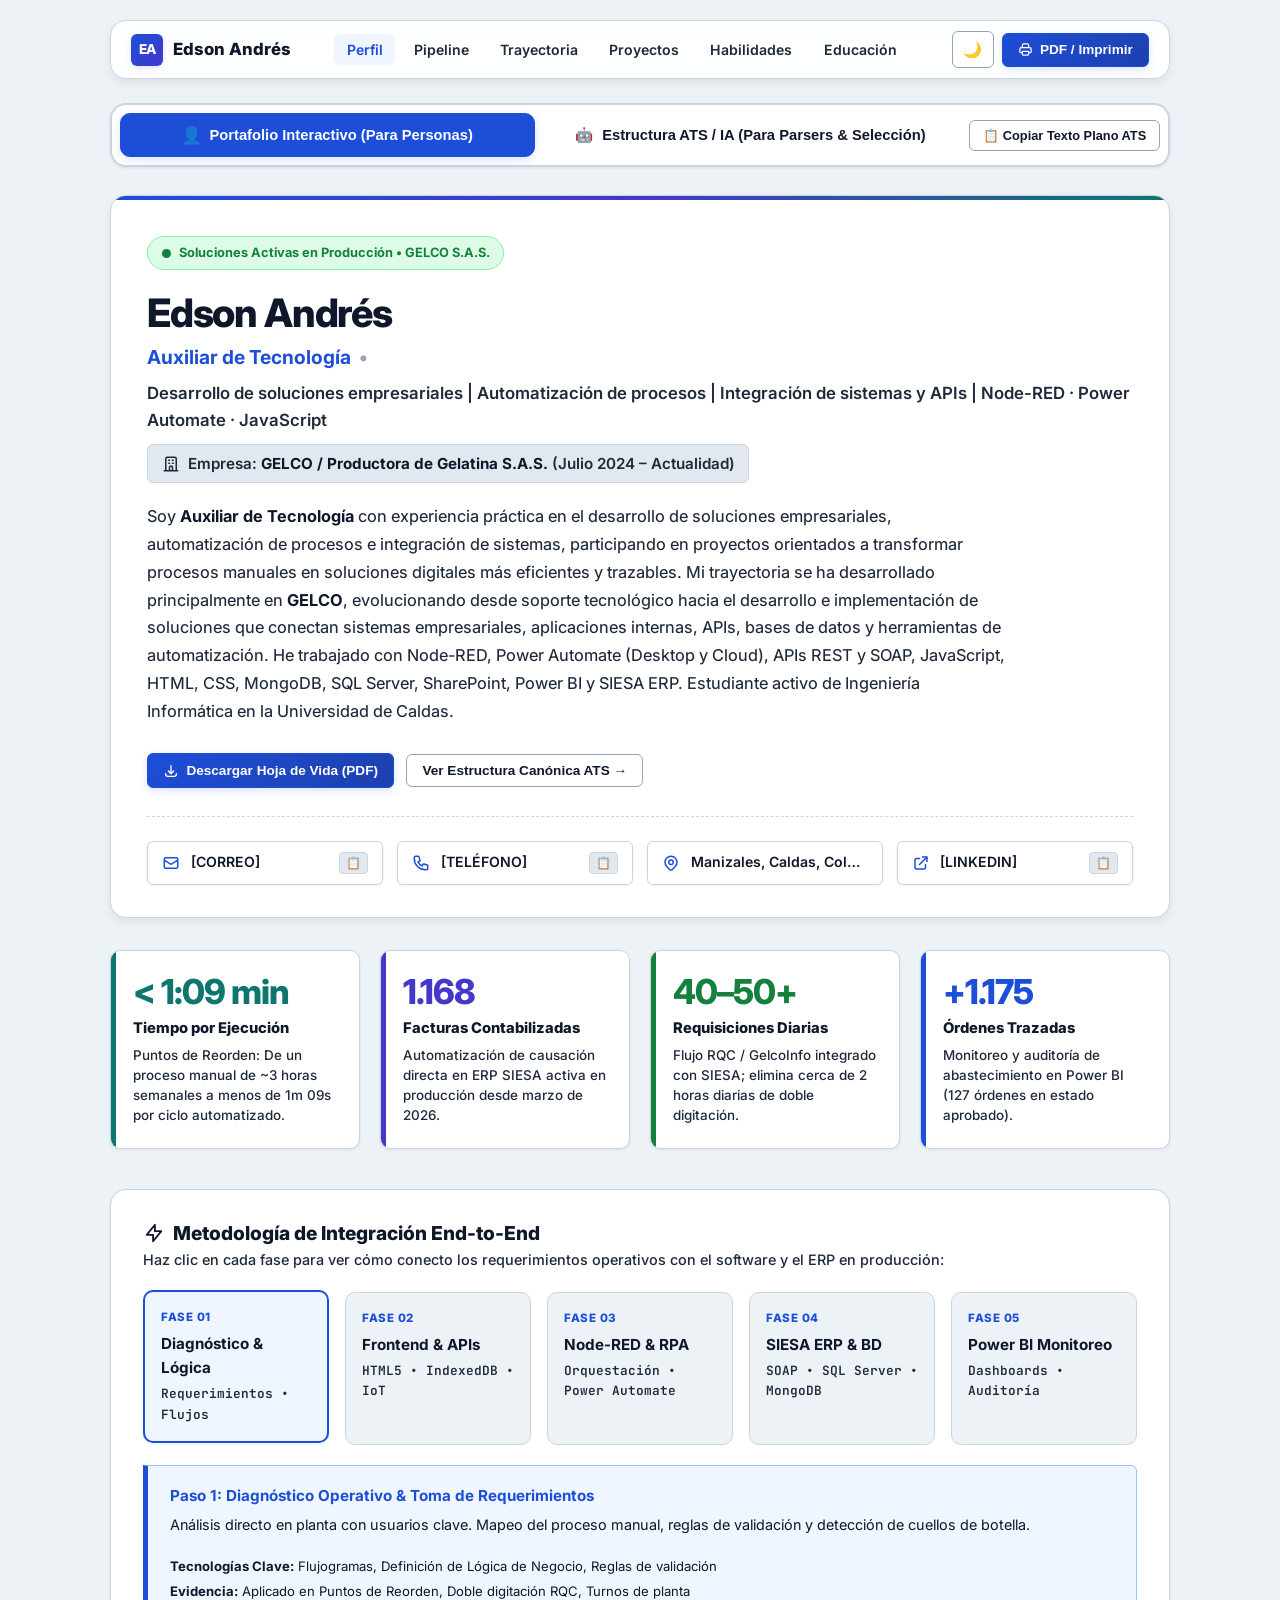
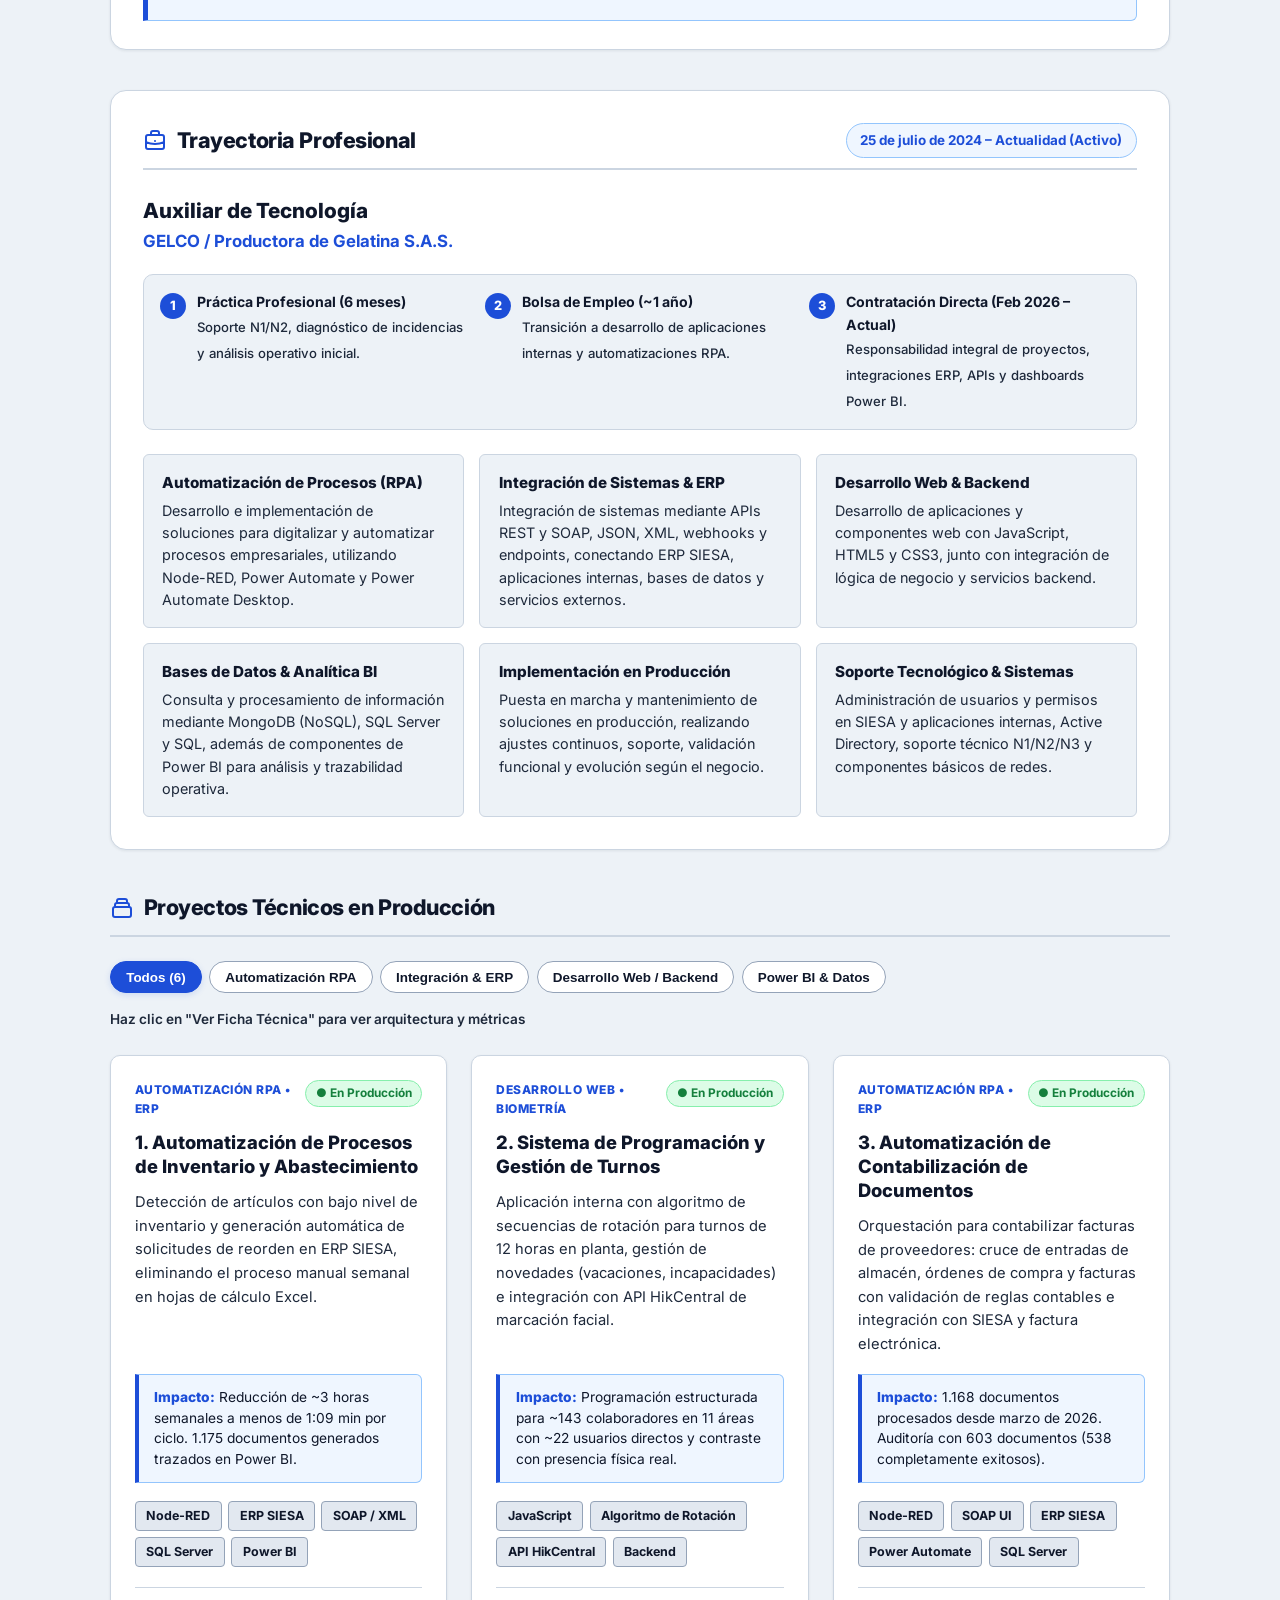
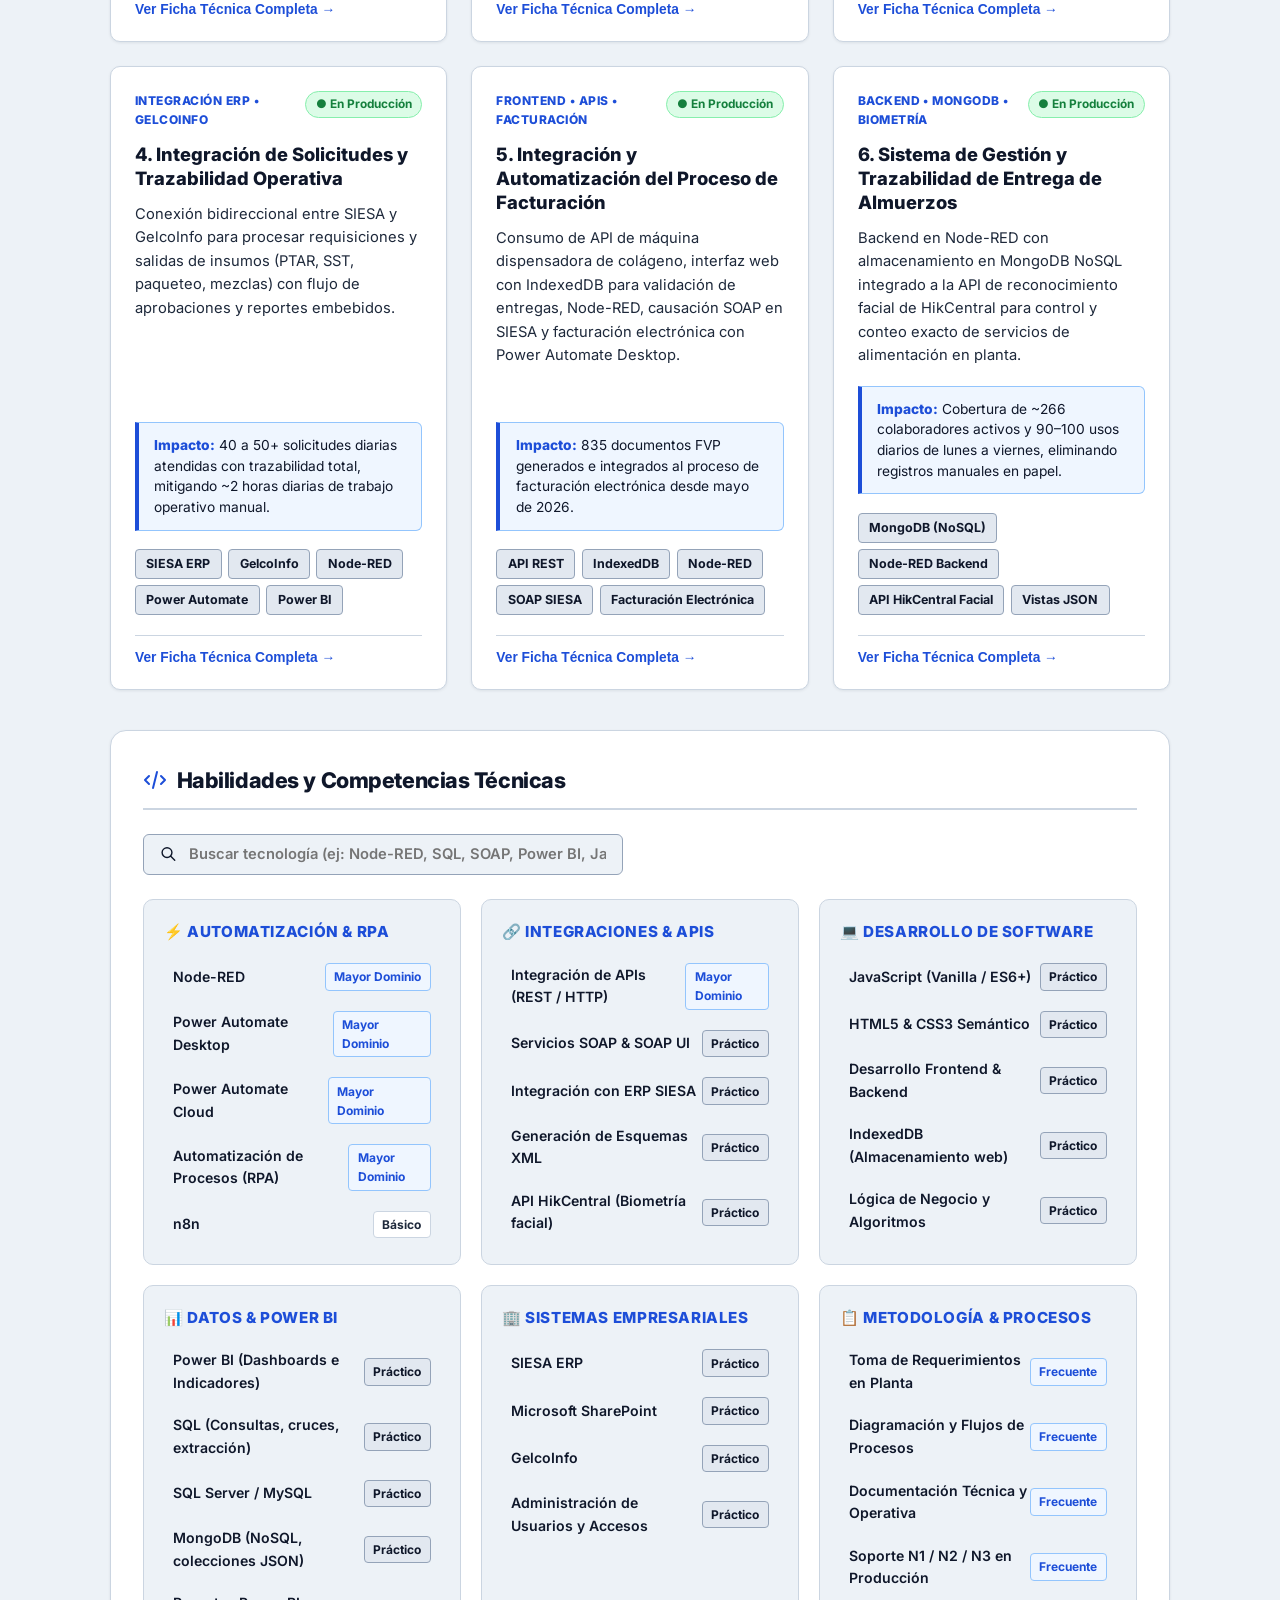
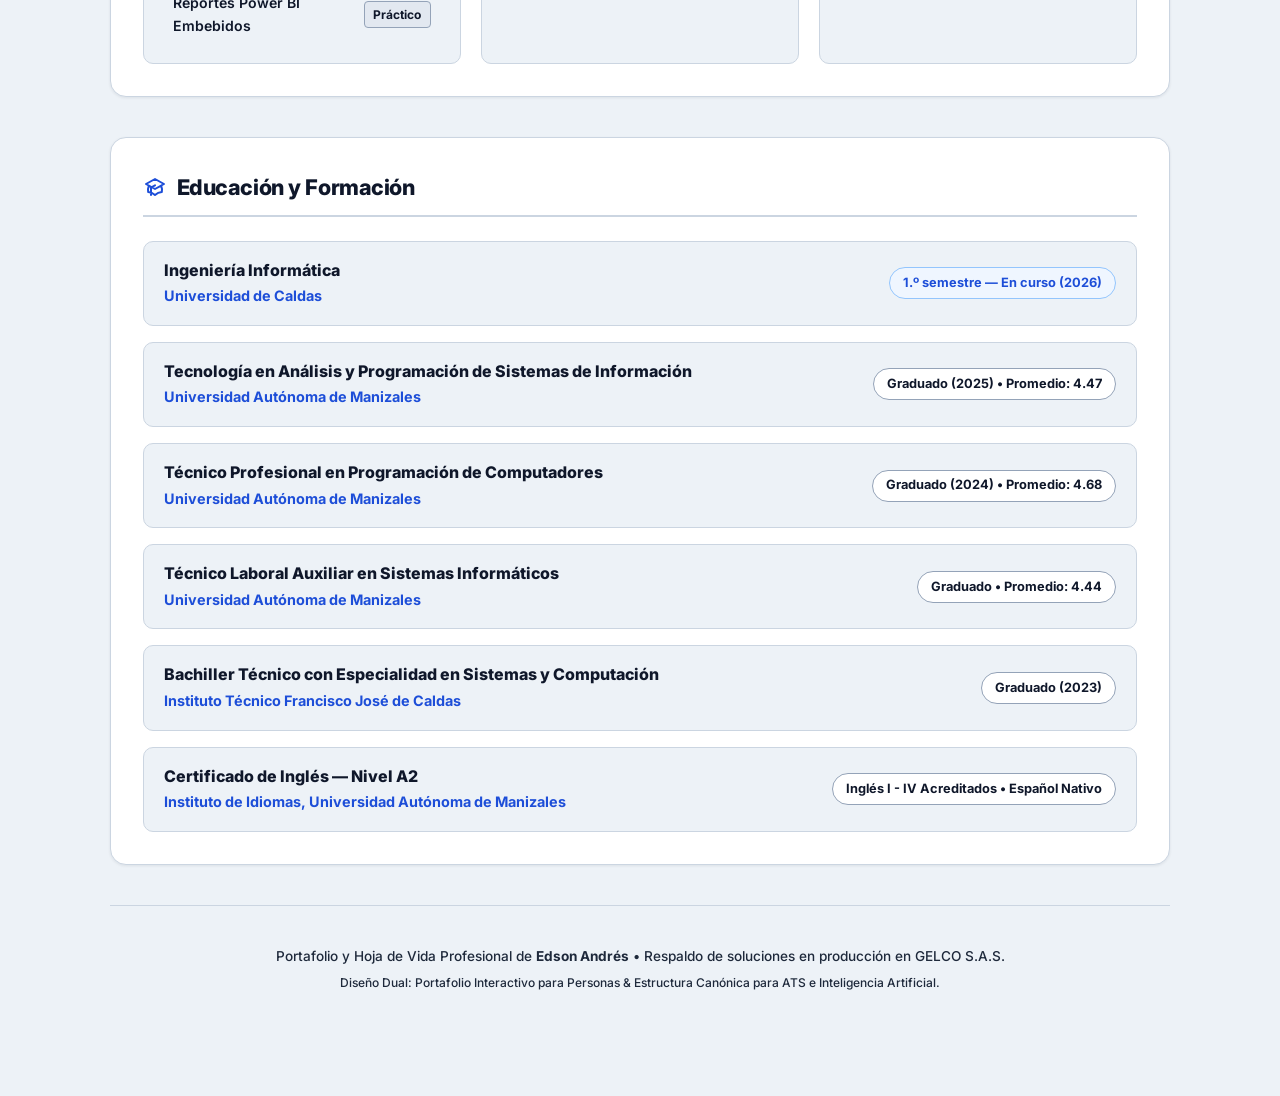
<file: index.html>
<!DOCTYPE html>
<html lang="es" prefix="og: https://ogp.me/ns#">
<head>
  <meta charset="UTF-8">
  <meta name="viewport" content="width=device-width, initial-scale=1.0">
  
  <!-- Metadatos Básicos y SEO -->
  <title>Edson Andrés | Portafolio Tecnológico & Hoja de Vida ATS</title>
  <meta name="description" content="Hoja de Vida y Portafolio Tecnológico de Edson Andrés - Especialista en Automatización de Procesos (RPA), Integración de Sistemas (ERP SIESA, APIs, SOAP), Desarrollo Full Stack y Power BI.">
  <meta name="keywords" content="Edson Andrés, Auxiliar de Tecnología, Automatización, RPA, Node-RED, Power Automate, ERP SIESA, SOAP, APIs, SQL Server, MongoDB, Power BI, Manizales, Desarrollador">
  <meta name="author" content="Edson Andrés">
  <meta name="robots" content="index, follow">

  <!-- Open Graph para Redes Sociales y Previsualización en LinkedIn / WhatsApp -->
  <meta property="og:title" content="Edson Andrés | Portafolio Tecnológico & Hoja de Vida">
  <meta property="og:description" content="Auxiliar de Tecnología en GELCO S.A.S. • Automatización de Procesos (RPA), Integración con ERP SIESA, Desarrollo y Power BI.">
  <meta property="og:type" content="profile">
  <meta property="profile:first_name" content="Edson">
  <meta property="profile:last_name" content="Andrés">

  <!-- Google Fonts: Inter moderna -->
  <link rel="preconnect" href="https://fonts.googleapis.com">
  <link rel="preconnect" href="https://fonts.gstatic.com" crossorigin>
  <link href="https://fonts.googleapis.com/css2?family=Inter:wght@400;500;600;700;800&family=JetBrains+Mono:wght@500;700&display=swap" rel="stylesheet">

  <!-- Estilos CSS -->
  <link rel="stylesheet" href="styles.css">

  <!-- ==========================================================================
       DATOS ESTRUCTURADOS JSON-LD (SCHEMA.ORG) PARA MOTORES DE BÚSQUEDA E IA
       ========================================================================== -->
  <script type="application/ld+json">
  {
    "@context": "https://schema.org",
    "@type": "Person",
    "name": "Edson Andrés",
    "jobTitle": "Auxiliar de Tecnología",
    "description": "Auxiliar de Tecnología con experiencia práctica en desarrollo de soluciones empresariales, automatización de procesos (Node-RED, Power Automate), integración de sistemas (ERP SIESA, APIs REST, SOAP), desarrollo web (JavaScript, HTML, CSS) y datos/BI en GELCO S.A.S.",
    "worksFor": {
      "@type": "Organization",
      "name": "GELCO / Productora de Gelatina S.A.S."
    },
    "address": {
      "@type": "PostalAddress",
      "addressLocality": "Manizales",
      "addressRegion": "Caldas",
      "addressCountry": "CO"
    },
    "alumniOf": [
      {
        "@type": "EducationalOrganization",
        "name": "Universidad de Caldas",
        "program": "Ingeniería Informática"
      },
      {
        "@type": "EducationalOrganization",
        "name": "Universidad Autónoma de Manizales",
        "program": "Tecnología en Análisis y Programación de Sistemas de Información"
      },
      {
        "@type": "EducationalOrganization",
        "name": "Universidad Autónoma de Manizales",
        "program": "Técnico Profesional en Programación de Computadores"
      },
      {
        "@type": "EducationalOrganization",
        "name": "Universidad Autónoma de Manizales",
        "program": "Técnico Laboral Auxiliar en Sistemas Informáticos"
      },
      {
        "@type": "EducationalOrganization",
        "name": "Instituto Técnico Francisco José de Caldas",
        "program": "Bachiller Técnico con Especialidad en Sistemas y Computación"
      },
      {
        "@type": "EducationalOrganization",
        "name": "Universidad Autónoma de Manizales",
        "program": "Certificado de Inglés A2 (Instituto de Idiomas)"
      }
    ],
    "knowsAbout": [
      "Desarrollo de Soluciones Empresariales",
      "Automatización de Procesos",
      "Node-RED",
      "Power Automate",
      "Power Automate Desktop",
      "Integración de Sistemas",
      "REST APIs",
      "SOAP",
      "SOAP UI",
      "XML",
      "SIESA ERP",
      "JavaScript",
      "HTML5",
      "CSS3",
      "MongoDB",
      "SQL Server",
      "SQL",
      "Power BI",
      "SharePoint",
      "Soporte Tecnológico"
    ],
    "hasOccupation": {
      "@type": "Occupation",
      "name": "Auxiliar de Tecnología",
      "skills": "Node-RED, Power Automate, ERP SIESA, APIs REST, SOAP, JavaScript, SQL Server, MongoDB, Power BI"
    }
  }
  </script>
</head>
<body itemscope itemtype="https://schema.org/Person">

  <!-- Contenedor Principal -->
  <div class="app-container">

    <!-- 1. Barra de Navegación Sticky -->
    <nav class="main-nav" aria-label="Navegación principal">
      <a href="#sobre-mi" class="nav-brand">
        <div class="brand-badge">EA</div>
        <span id="nav-user-name" itemprop="name">Edson Andrés</span>
      </a>

      <ul class="nav-links">
        <li><a href="#sobre-mi" class="nav-link active">Perfil</a></li>
        <li><a href="#pipeline" class="nav-link">Pipeline</a></li>
        <li><a href="#experiencia" class="nav-link">Trayectoria</a></li>
        <li><a href="#proyectos" class="nav-link">Proyectos</a></li>
        <li><a href="#habilidades" class="nav-link">Habilidades</a></li>
        <li><a href="#educacion" class="nav-link">Educación</a></li>
      </ul>

      <div class="nav-actions">
        <button id="btn-theme-toggle" class="btn-icon-only" title="Cambiar tema visual" aria-label="Modo Claro u Oscuro">
          🌙
        </button>
        <button class="btn btn-primary action-print-cv" title="Exportar a PDF o Imprimir">
          <svg width="15" height="15" fill="none" stroke="currentColor" viewBox="0 0 24 24"><path stroke-linecap="round" stroke-linejoin="round" stroke-width="2" d="M17 17h2a2 2 0 002-2v-4a2 2 0 00-2-2H5a2 2 0 00-2 2v4a2 2 0 002 2h2m2 4h6a2 2 0 002-2v-4H7v4a2 2 0 002 2zm8-12V5a2 2 0 00-2-2H9a2 2 0 00-2 2v4h10z"/></svg>
          PDF / Imprimir
        </button>
      </div>
    </nav>

    <!-- 2. SELECTOR DUAL DE VISTAS (PERSONAS VS ATS/IA) -->
    <section class="view-mode-tabs-wrapper" aria-label="Selector de Vista">
      <div class="view-tabs-group" role="tablist">
        <button id="tab-btn-interactive" class="view-tab active" role="tab" aria-selected="true">
          <span class="tab-icon">👤</span>
          <span>Portafolio Interactivo (Para Personas)</span>
        </button>
        <button id="tab-btn-ats" class="view-tab" role="tab" aria-selected="false">
          <span class="tab-icon">🤖</span>
          <span>Estructura ATS / IA (Para Parsers & Selección)</span>
        </button>
      </div>
      <div class="view-quick-actions">
        <button id="btn-open-ats-text" class="btn btn-secondary" style="font-size:0.8rem; padding:0.45rem 0.8rem;">
          📋 Copiar Texto Plano ATS
        </button>
      </div>
    </section>

    <!-- ====================================================================
         VISTA 1: PORTAFOLIO INTERACTIVO (DISEÑADO PARA PERSONAS / RECLUTADORES)
         ==================================================================== -->
    <div id="view-interactive">

      <!-- Hero Section / Perfil -->
      <header id="sobre-mi" class="hero-card">
        <div class="hero-status-pill">
          <span class="pulse-dot"></span>
          <span>Soluciones Activas en Producción • GELCO S.A.S.</span>
        </div>

        <div class="hero-header-flex">
          <div>
            <h1 class="hero-name" id="user-name" itemprop="name">Edson Andrés</h1>
            <div class="hero-role">
              <span itemprop="jobTitle">Auxiliar de Tecnología</span>
              <span class="hero-role-bullet">&bull;</span>
              <span class="hero-role-sub">Desarrollo de soluciones empresariales | Automatización de procesos | Integración de sistemas y APIs | Node-RED · Power Automate · JavaScript</span>
            </div>

            <div class="hero-company-info" itemprop="worksFor" itemscope itemtype="https://schema.org/Organization">
              <svg width="18" height="18" fill="none" stroke="currentColor" viewBox="0 0 24 24"><path stroke-linecap="round" stroke-linejoin="round" stroke-width="2" d="M19 21V5a2 2 0 00-2-2H7a2 2 0 00-2 2v16m14 0h2m-2 0h-5m-9 0H3m2 0h5M9 7h1m-1 4h1m4-4h1m-1 4h1m-5 10v-5a1 1 0 011-1h2a1 1 0 011 1v5m-4 0h4"/></svg>
              <span>Empresa: <strong itemprop="name">GELCO / Productora de Gelatina S.A.S.</strong> (Julio 2024 – Actualidad)</span>
            </div>
          </div>
        </div>

        <p class="hero-summary" itemprop="description">
          Soy <strong>Auxiliar de Tecnología</strong> con experiencia práctica en el desarrollo de soluciones empresariales, automatización de procesos e integración de sistemas, participando en proyectos orientados a transformar procesos manuales en soluciones digitales más eficientes y trazables. Mi trayectoria se ha desarrollado principalmente en <strong>GELCO</strong>, evolucionando desde soporte tecnológico hacia el desarrollo e implementación de soluciones que conectan sistemas empresariales, aplicaciones internas, APIs, bases de datos y herramientas de automatización. He trabajado con Node-RED, Power Automate (Desktop y Cloud), APIs REST y SOAP, JavaScript, HTML, CSS, MongoDB, SQL Server, SharePoint, Power BI y SIESA ERP. Estudiante activo de Ingeniería Informática en la Universidad de Caldas.
        </p>

        <div class="hero-cta-group">
          <button class="btn btn-primary action-print-cv">
            <svg width="16" height="16" fill="none" stroke="currentColor" viewBox="0 0 24 24"><path stroke-linecap="round" stroke-linejoin="round" stroke-width="2" d="M4 16v1a3 3 0 003 3h10a3 3 0 003-3v-1m-4-4l-4 4m0 0l-4-4m4 4V4"/></svg>
            Descargar Hoja de Vida (PDF)
          </button>
          <button class="btn btn-secondary trigger-ats-view">
            Ver Estructura Canónica ATS &rarr;
          </button>
        </div>

        <!-- Barra de Contacto Directo -->
        <div class="contact-strip" itemscope itemtype="https://schema.org/ContactPoint">
          <div class="contact-pill">
            <svg fill="none" stroke="currentColor" viewBox="0 0 24 24"><path stroke-linecap="round" stroke-linejoin="round" stroke-width="2" d="M3 8l7.89 5.26a2 2 0 002.22 0L21 8M5 19h14a2 2 0 002-2V7a2 2 0 00-2-2H5a2 2 0 00-2 2v10a2 2 0 002 2z"/></svg>
            <a id="user-email-link" href="mailto:edson.andres.tech@gmail.com" itemprop="email"><span id="user-email">[CORREO]</span></a>
            <button class="copy-mini-btn" data-target="user-email" title="Copiar correo">📋</button>
          </div>

          <div class="contact-pill">
            <svg fill="none" stroke="currentColor" viewBox="0 0 24 24"><path stroke-linecap="round" stroke-linejoin="round" stroke-width="2" d="M3 5a2 2 0 012-2h3.28a1 1 0 01.948.684l1.498 4.493a1 1 0 01-.502 1.21l-2.257 1.13a11.042 11.042 0 005.516 5.516l1.13-2.257a1 1 0 011.21-.502l4.493 1.498a1 1 0 01.684.949V19a2 2 0 01-2 2h-1C9.716 21 3 14.284 3 6V5z"/></svg>
            <span id="user-phone" itemprop="telephone">[TELÉFONO]</span>
            <button class="copy-mini-btn" data-target="user-phone" title="Copiar teléfono">📋</button>
          </div>

          <div class="contact-pill" itemprop="address" itemscope itemtype="https://schema.org/PostalAddress">
            <svg fill="none" stroke="currentColor" viewBox="0 0 24 24"><path stroke-linecap="round" stroke-linejoin="round" stroke-width="2" d="M17.657 16.657L13.414 20.9a1.998 1.998 0 01-2.827 0l-4.244-4.243a8 8 0 1111.314 0z"/><path stroke-linecap="round" stroke-linejoin="round" stroke-width="2" d="M15 11a3 3 0 11-6 0 3 3 0 016 0z"/></svg>
            <span id="user-city" itemprop="addressLocality">Manizales, Caldas, Colombia</span>
          </div>

          <div class="contact-pill">
            <svg fill="none" stroke="currentColor" viewBox="0 0 24 24"><path stroke-linecap="round" stroke-linejoin="round" stroke-width="2" d="M10 6H6a2 2 0 00-2 2v10a2 2 0 002 2h10a2 2 0 002-2v-4M14 4h6m0 0v6m0-6L10 14"/></svg>
            <a id="user-linkedin" href="https://linkedin.com" target="_blank" rel="noopener" itemprop="sameAs">[LINKEDIN]</a>
            <button class="copy-mini-btn" data-target="user-linkedin" title="Copiar enlace">📋</button>
          </div>
        </div>
      </header>

      <!-- Métricas de Impacto -->
      <section class="metrics-section" aria-label="Métricas Clave de Producción">
        <div class="metric-box accent-teal">
          <div class="metric-val">&lt; 1:09 min</div>
          <div class="metric-title">Tiempo por Ejecución</div>
          <p class="metric-sub">Puntos de Reorden: De un proceso manual de ~3 horas semanales a menos de 1m 09s por ciclo automatizado.</p>
        </div>

        <div class="metric-box accent-indigo">
          <div class="metric-val">1.168</div>
          <div class="metric-title">Facturas Contabilizadas</div>
          <p class="metric-sub">Automatización de causación directa en ERP SIESA activa en producción desde marzo de 2026.</p>
        </div>

        <div class="metric-box accent-emerald">
          <div class="metric-val">40–50+</div>
          <div class="metric-title">Requisiciones Diarias</div>
          <p class="metric-sub">Flujo RQC / GelcoInfo integrado con SIESA; elimina cerca de 2 horas diarias de doble digitación.</p>
        </div>

        <div class="metric-box">
          <div class="metric-val">+1.175</div>
          <div class="metric-title">Órdenes Trazadas</div>
          <p class="metric-sub">Monitoreo y auditoría de abastecimiento en Power BI (127 órdenes en estado aprobado).</p>
        </div>
      </section>

      <!-- Pipeline Interactivo de Arquitectura -->
      <section id="pipeline" class="pipeline-section" aria-label="Metodología de Arquitectura e Integración">
        <div class="pipeline-header">
          <h2 class="pipeline-title">
            <svg width="22" height="22" fill="none" stroke="currentColor" viewBox="0 0 24 24"><path stroke-linecap="round" stroke-linejoin="round" stroke-width="2" d="M13 10V3L4 14h7v7l9-11h-7z"/></svg>
            Metodología de Integración End-to-End
          </h2>
          <p class="pipeline-desc">Haz clic en cada fase para ver cómo conecto los requerimientos operativos con el software y el ERP en producción:</p>
        </div>

        <div class="pipeline-flow">
          <div class="pipeline-node active" data-step="1">
            <div class="node-step-tag">Fase 01</div>
            <div class="node-name">Diagnóstico & Lógica</div>
            <div class="node-tech">Requerimientos &bull; Flujos</div>
          </div>

          <div class="pipeline-node" data-step="2">
            <div class="node-step-tag">Fase 02</div>
            <div class="node-name">Frontend & APIs</div>
            <div class="node-tech">HTML5 &bull; IndexedDB &bull; IoT</div>
          </div>

          <div class="pipeline-node" data-step="3">
            <div class="node-step-tag">Fase 03</div>
            <div class="node-name">Node-RED & RPA</div>
            <div class="node-tech">Orquestación &bull; Power Automate</div>
          </div>

          <div class="pipeline-node" data-step="4">
            <div class="node-step-tag">Fase 04</div>
            <div class="node-name">SIESA ERP & BD</div>
            <div class="node-tech">SOAP &bull; SQL Server &bull; MongoDB</div>
          </div>

          <div class="pipeline-node" data-step="5">
            <div class="node-step-tag">Fase 05</div>
            <div class="node-name">Power BI Monitoreo</div>
            <div class="node-tech">Dashboards &bull; Auditoría</div>
          </div>
        </div>

        <!-- Detalle dinámico del paso -->
        <div class="pipeline-detail-card">
          <div class="pipeline-detail-text">
            <strong id="pipeline-step-title">Paso 1: Diagnóstico Operativo & Toma de Requerimientos</strong>
            <p id="pipeline-step-desc" style="margin-top:0.25rem;">Análisis directo en planta con usuarios clave. Mapeo del proceso manual, reglas de validación y detección de cuellos de botella.</p>
          </div>
          <div style="font-size:0.82rem; display:flex; flex-direction:column; gap:0.25rem;">
            <span id="pipeline-step-tech"><strong>Tecnologías Clave:</strong> Flujogramas, Definición de Lógica de Negocio, Reglas de validación</span>
            <span id="pipeline-step-projects"><strong>Evidencia:</strong> Aplicado en Puntos de Reorden, Doble digitación RQC, Turnos de planta</span>
          </div>
        </div>
      </section>

      <!-- Experiencia & Trayectoria -->
      <section id="experiencia" class="experience-card" aria-label="Experiencia Laboral">
        <div class="section-heading-wrap">
          <h2 class="section-main-title">
            <svg fill="none" stroke="currentColor" viewBox="0 0 24 24"><path stroke-linecap="round" stroke-linejoin="round" stroke-width="2" d="M21 13.255A23.931 23.931 0 0112 15c-3.183 0-6.22-.62-9-1.745M16 6V4a2 2 0 00-2-2h-4a2 2 0 00-2 2v2m4 6h.01M5 20h14a2 2 0 002-2V8a2 2 0 00-2-2H5a2 2 0 00-2 2v10a2 2 0 002 2z"/></svg>
            Trayectoria Profesional
          </h2>
          <span class="exp-period-badge">
            <time datetime="2024-07-25">25 de julio de 2024</time> – Actualidad (Activo)
          </span>
        </div>

        <div class="exp-main-header">
          <div>
            <h3 class="exp-title-role">Auxiliar de Tecnología</h3>
            <p class="exp-company-highlight">GELCO / Productora de Gelatina S.A.S.</p>
          </div>
        </div>

        <div class="career-phases">
          <div class="phase-item">
            <div class="phase-step-num">1</div>
            <div class="phase-desc">
              <strong>Práctica Profesional (6 meses)</strong>
              <span>Soporte N1/N2, diagnóstico de incidencias y análisis operativo inicial.</span>
            </div>
          </div>

          <div class="phase-item">
            <div class="phase-step-num">2</div>
            <div class="phase-desc">
              <strong>Bolsa de Empleo (~1 año)</strong>
              <span>Transición a desarrollo de aplicaciones internas y automatizaciones RPA.</span>
            </div>
          </div>

          <div class="phase-item">
            <div class="phase-step-num">3</div>
            <div class="phase-desc">
              <strong>Contratación Directa (Feb 2026 – Actual)</strong>
              <span>Responsabilidad integral de proyectos, integraciones ERP, APIs y dashboards Power BI.</span>
            </div>
          </div>
        </div>

        <div class="responsibilities-grid">
          <div class="resp-card">
            <strong>Automatización de Procesos (RPA)</strong>
            Desarrollo e implementación de soluciones para digitalizar y automatizar procesos empresariales, utilizando Node-RED, Power Automate y Power Automate Desktop.
          </div>
          <div class="resp-card">
            <strong>Integración de Sistemas & ERP</strong>
            Integración de sistemas mediante APIs REST y SOAP, JSON, XML, webhooks y endpoints, conectando ERP SIESA, aplicaciones internas, bases de datos y servicios externos.
          </div>
          <div class="resp-card">
            <strong>Desarrollo Web & Backend</strong>
            Desarrollo de aplicaciones y componentes web con JavaScript, HTML5 y CSS3, junto con integración de lógica de negocio y servicios backend.
          </div>
          <div class="resp-card">
            <strong>Bases de Datos & Analítica BI</strong>
            Consulta y procesamiento de información mediante MongoDB (NoSQL), SQL Server y SQL, además de componentes de Power BI para análisis y trazabilidad operativa.
          </div>
          <div class="resp-card">
            <strong>Implementación en Producción</strong>
            Puesta en marcha y mantenimiento de soluciones en producción, realizando ajustes continuos, soporte, validación funcional y evolución según el negocio.
          </div>
          <div class="resp-card">
            <strong>Soporte Tecnológico & Sistemas</strong>
            Administración de usuarios y permisos en SIESA y aplicaciones internas, Active Directory, soporte técnico N1/N2/N3 y componentes básicos de redes.
          </div>
        </div>
      </section>

      <!-- Portafolio de Proyectos Destacados -->
      <section id="proyectos" aria-label="Proyectos Técnicos Relevantes">
        <div class="section-heading-wrap">
          <h2 class="section-main-title">
            <svg fill="none" stroke="currentColor" viewBox="0 0 24 24"><path stroke-linecap="round" stroke-linejoin="round" stroke-width="2" d="M19 11H5m14 0a2 2 0 012 2v6a2 2 0 01-2 2H5a2 2 0 01-2-2v-6a2 2 0 012-2m14 0V9a2 2 0 00-2-2M5 11V9a2 2 0 012-2m0 0V5a2 2 0 012-2h6a2 2 0 012 2v2M7 7h10"/></svg>
            Proyectos Técnicos en Producción
          </h2>
        </div>

        <div class="projects-header-bar">
          <div class="filter-pills" role="tablist">
            <button class="filter-pill active" data-filter="all">Todos (6)</button>
            <button class="filter-pill" data-filter="rpa">Automatización RPA</button>
            <button class="filter-pill" data-filter="integration">Integración & ERP</button>
            <button class="filter-pill" data-filter="dev">Desarrollo Web / Backend</button>
            <button class="filter-pill" data-filter="data">Power BI & Datos</button>
          </div>
          <span class="projects-hint">Haz clic en "Ver Ficha Técnica" para ver arquitectura y métricas</span>
        </div>

        <div class="projects-grid">

          <!-- Proyecto 1: Inventario y Abastecimiento -->
          <article class="project-card-interactive" data-category="rpa integration data">
            <div class="p-card-top">
              <span class="p-card-category">Automatización RPA &bull; ERP</span>
              <span class="p-card-status">● En Producción</span>
            </div>
            <h3 class="p-card-title">1. Automatización de Procesos de Inventario y Abastecimiento</h3>
            <p class="p-card-summary">
              Detección de artículos con bajo nivel de inventario y generación automática de solicitudes de reorden en ERP SIESA, eliminando el proceso manual semanal en hojas de cálculo Excel.
            </p>
            <div class="p-card-metric-highlight">
              <strong>Impacto:</strong> Reducción de ~3 horas semanales a menos de 1:09 min por ciclo. 1.175 documentos generados trazados en Power BI.
            </div>
            <div class="p-card-tags">
              <span class="p-tag">Node-RED</span>
              <span class="p-tag">ERP SIESA</span>
              <span class="p-tag">SOAP / XML</span>
              <span class="p-tag">SQL Server</span>
              <span class="p-tag">Power BI</span>
            </div>
            <div class="p-card-footer">
              <button class="btn-open-modal" data-project-id="1">
                Ver Ficha Técnica Completa &rarr;
              </button>
            </div>
          </article>

          <!-- Proyecto 2: Programación de Turnos -->
          <article class="project-card-interactive" data-category="dev integration">
            <div class="p-card-top">
              <span class="p-card-category">Desarrollo Web &bull; Biometría</span>
              <span class="p-card-status">● En Producción</span>
            </div>
            <h3 class="p-card-title">2. Sistema de Programación y Gestión de Turnos</h3>
            <p class="p-card-summary">
              Aplicación interna con algoritmo de secuencias de rotación para turnos de 12 horas en planta, gestión de novedades (vacaciones, incapacidades) e integración con API HikCentral de marcación facial.
            </p>
            <div class="p-card-metric-highlight">
              <strong>Impacto:</strong> Programación estructurada para ~143 colaboradores en 11 áreas con ~22 usuarios directos y contraste con presencia física real.
            </div>
            <div class="p-card-tags">
              <span class="p-tag">JavaScript</span>
              <span class="p-tag">Algoritmo de Rotación</span>
              <span class="p-tag">API HikCentral</span>
              <span class="p-tag">Backend</span>
            </div>
            <div class="p-card-footer">
              <button class="btn-open-modal" data-project-id="2">
                Ver Ficha Técnica Completa &rarr;
              </button>
            </div>
          </article>

          <!-- Proyecto 3: Contabilización de Documentos -->
          <article class="project-card-interactive" data-category="rpa integration">
            <div class="p-card-top">
              <span class="p-card-category">Automatización RPA &bull; ERP</span>
              <span class="p-card-status">● En Producción</span>
            </div>
            <h3 class="p-card-title">3. Automatización de Contabilización de Documentos</h3>
            <p class="p-card-summary">
              Orquestación para contabilizar facturas de proveedores: cruce de entradas de almacén, órdenes de compra y facturas con validación de reglas contables e integración con SIESA y factura electrónica.
            </p>
            <div class="p-card-metric-highlight">
              <strong>Impacto:</strong> 1.168 documentos procesados desde marzo de 2026. Auditoría con 603 documentos (538 completamente exitosos).
            </div>
            <div class="p-card-tags">
              <span class="p-tag">Node-RED</span>
              <span class="p-tag">SOAP UI</span>
              <span class="p-tag">ERP SIESA</span>
              <span class="p-tag">Power Automate</span>
              <span class="p-tag">SQL Server</span>
            </div>
            <div class="p-card-footer">
              <button class="btn-open-modal" data-project-id="3">
                Ver Ficha Técnica Completa &rarr;
              </button>
            </div>
          </article>

          <!-- Proyecto 4: Solicitudes y Trazabilidad Operativa -->
          <article class="project-card-interactive" data-category="rpa integration data">
            <div class="p-card-top">
              <span class="p-card-category">Integración ERP &bull; GelcoInfo</span>
              <span class="p-card-status">● En Producción</span>
            </div>
            <h3 class="p-card-title">4. Integración de Solicitudes y Trazabilidad Operativa</h3>
            <p class="p-card-summary">
              Conexión bidireccional entre SIESA y GelcoInfo para procesar requisiciones y salidas de insumos (PTAR, SST, paqueteo, mezclas) con flujo de aprobaciones y reportes embebidos.
            </p>
            <div class="p-card-metric-highlight">
              <strong>Impacto:</strong> 40 a 50+ solicitudes diarias atendidas con trazabilidad total, mitigando ~2 horas diarias de trabajo operativo manual.
            </div>
            <div class="p-card-tags">
              <span class="p-tag">SIESA ERP</span>
              <span class="p-tag">GelcoInfo</span>
              <span class="p-tag">Node-RED</span>
              <span class="p-tag">Power Automate</span>
              <span class="p-tag">Power BI</span>
            </div>
            <div class="p-card-footer">
              <button class="btn-open-modal" data-project-id="4">
                Ver Ficha Técnica Completa &rarr;
              </button>
            </div>
          </article>

          <!-- Proyecto 5: Proceso de Facturación -->
          <article class="project-card-interactive" data-category="dev rpa integration">
            <div class="p-card-top">
              <span class="p-card-category">Frontend &bull; APIs &bull; Facturación</span>
              <span class="p-card-status">● En Producción</span>
            </div>
            <h3 class="p-card-title">5. Integración y Automatización del Proceso de Facturación</h3>
            <p class="p-card-summary">
              Consumo de API de máquina dispensadora de colágeno, interfaz web con IndexedDB para validación de entregas, Node-RED, causación SOAP en SIESA y facturación electrónica con Power Automate Desktop.
            </p>
            <div class="p-card-metric-highlight">
              <strong>Impacto:</strong> 835 documentos FVP generados e integrados al proceso de facturación electrónica desde mayo de 2026.
            </div>
            <div class="p-card-tags">
              <span class="p-tag">API REST</span>
              <span class="p-tag">IndexedDB</span>
              <span class="p-tag">Node-RED</span>
              <span class="p-tag">SOAP SIESA</span>
              <span class="p-tag">Facturación Electrónica</span>
            </div>
            <div class="p-card-footer">
              <button class="btn-open-modal" data-project-id="5">
                Ver Ficha Técnica Completa &rarr;
              </button>
            </div>
          </article>

          <!-- Proyecto 6: Gestión de Entrega de Almuerzos -->
          <article class="project-card-interactive" data-category="dev integration data">
            <div class="p-card-top">
              <span class="p-card-category">Backend &bull; MongoDB &bull; Biometría</span>
              <span class="p-card-status">● En Producción</span>
            </div>
            <h3 class="p-card-title">6. Sistema de Gestión y Trazabilidad de Entrega de Almuerzos</h3>
            <p class="p-card-summary">
              Backend en Node-RED con almacenamiento en MongoDB NoSQL integrado a la API de reconocimiento facial de HikCentral para control y conteo exacto de servicios de alimentación en planta.
            </p>
            <div class="p-card-metric-highlight">
              <strong>Impacto:</strong> Cobertura de ~266 colaboradores activos y 90–100 usos diarios de lunes a viernes, eliminando registros manuales en papel.
            </div>
            <div class="p-card-tags">
              <span class="p-tag">MongoDB (NoSQL)</span>
              <span class="p-tag">Node-RED Backend</span>
              <span class="p-tag">API HikCentral Facial</span>
              <span class="p-tag">Vistas JSON</span>
            </div>
            <div class="p-card-footer">
              <button class="btn-open-modal" data-project-id="6">
                Ver Ficha Técnica Completa &rarr;
              </button>
            </div>
          </article>

        </div>
      </section>

      <!-- Matriz de Competencias -->
      <section id="habilidades" class="skills-section-wrapper" aria-label="Habilidades y Competencias Técnicas">
        <div class="section-heading-wrap">
          <h2 class="section-main-title">
            <svg fill="none" stroke="currentColor" viewBox="0 0 24 24"><path stroke-linecap="round" stroke-linejoin="round" stroke-width="2" d="M10 20l4-16m4 4l4 4-4 4M6 16l-4-4 4-4"/></svg>
            Habilidades y Competencias Técnicas
          </h2>
        </div>

        <div class="skills-search-bar">
          <svg width="18" height="18" fill="none" stroke="currentColor" viewBox="0 0 24 24"><path stroke-linecap="round" stroke-linejoin="round" stroke-width="2" d="M21 21l-6-6m2-5a7 7 0 11-14 0 7 7 0 0114 0z"/></svg>
          <input type="text" id="input-skill-search" placeholder="Buscar tecnología (ej: Node-RED, SQL, SOAP, Power BI, JavaScript)..." aria-label="Buscar habilidad técnica">
        </div>

        <div class="skills-categories-grid">

          <div class="skill-domain-card">
            <h3 class="skill-domain-title">⚡ Automatización & RPA</h3>
            <div class="skills-items-list">
              <div class="skill-entry">
                <span class="skill-entry-name">Node-RED</span>
                <span class="skill-level-tag tag-dominio">Mayor Dominio</span>
              </div>
              <div class="skill-entry">
                <span class="skill-entry-name">Power Automate Desktop</span>
                <span class="skill-level-tag tag-dominio">Mayor Dominio</span>
              </div>
              <div class="skill-entry">
                <span class="skill-entry-name">Power Automate Cloud</span>
                <span class="skill-level-tag tag-dominio">Mayor Dominio</span>
              </div>
              <div class="skill-entry">
                <span class="skill-entry-name">Automatización de Procesos (RPA)</span>
                <span class="skill-level-tag tag-dominio">Mayor Dominio</span>
              </div>
              <div class="skill-entry">
                <span class="skill-entry-name">n8n</span>
                <span class="skill-level-tag tag-basico">Básico</span>
              </div>
            </div>
          </div>

          <div class="skill-domain-card">
            <h3 class="skill-domain-title">🔗 Integraciones & APIs</h3>
            <div class="skills-items-list">
              <div class="skill-entry">
                <span class="skill-entry-name">Integración de APIs (REST / HTTP)</span>
                <span class="skill-level-tag tag-dominio">Mayor Dominio</span>
              </div>
              <div class="skill-entry">
                <span class="skill-entry-name">Servicios SOAP & SOAP UI</span>
                <span class="skill-level-tag tag-practico">Práctico</span>
              </div>
              <div class="skill-entry">
                <span class="skill-entry-name">Integración con ERP SIESA</span>
                <span class="skill-level-tag tag-practico">Práctico</span>
              </div>
              <div class="skill-entry">
                <span class="skill-entry-name">Generación de Esquemas XML</span>
                <span class="skill-level-tag tag-practico">Práctico</span>
              </div>
              <div class="skill-entry">
                <span class="skill-entry-name">API HikCentral (Biometría facial)</span>
                <span class="skill-level-tag tag-practico">Práctico</span>
              </div>
            </div>
          </div>

          <div class="skill-domain-card">
            <h3 class="skill-domain-title">💻 Desarrollo de Software</h3>
            <div class="skills-items-list">
              <div class="skill-entry">
                <span class="skill-entry-name">JavaScript (Vanilla / ES6+)</span>
                <span class="skill-level-tag tag-practico">Práctico</span>
              </div>
              <div class="skill-entry">
                <span class="skill-entry-name">HTML5 & CSS3 Semántico</span>
                <span class="skill-level-tag tag-practico">Práctico</span>
              </div>
              <div class="skill-entry">
                <span class="skill-entry-name">Desarrollo Frontend & Backend</span>
                <span class="skill-level-tag tag-practico">Práctico</span>
              </div>
              <div class="skill-entry">
                <span class="skill-entry-name">IndexedDB (Almacenamiento web)</span>
                <span class="skill-level-tag tag-practico">Práctico</span>
              </div>
              <div class="skill-entry">
                <span class="skill-entry-name">Lógica de Negocio y Algoritmos</span>
                <span class="skill-level-tag tag-practico">Práctico</span>
              </div>
            </div>
          </div>

          <div class="skill-domain-card">
            <h3 class="skill-domain-title">📊 Datos & Power BI</h3>
            <div class="skills-items-list">
              <div class="skill-entry">
                <span class="skill-entry-name">Power BI (Dashboards e Indicadores)</span>
                <span class="skill-level-tag tag-practico">Práctico</span>
              </div>
              <div class="skill-entry">
                <span class="skill-entry-name">SQL (Consultas, cruces, extracción)</span>
                <span class="skill-level-tag tag-practico">Práctico</span>
              </div>
              <div class="skill-entry">
                <span class="skill-entry-name">SQL Server / MySQL</span>
                <span class="skill-level-tag tag-practico">Práctico</span>
              </div>
              <div class="skill-entry">
                <span class="skill-entry-name">MongoDB (NoSQL, colecciones JSON)</span>
                <span class="skill-level-tag tag-practico">Práctico</span>
              </div>
              <div class="skill-entry">
                <span class="skill-entry-name">Reportes Power BI Embebidos</span>
                <span class="skill-level-tag tag-practico">Práctico</span>
              </div>
            </div>
          </div>

          <div class="skill-domain-card">
            <h3 class="skill-domain-title">🏢 Sistemas Empresariales</h3>
            <div class="skills-items-list">
              <div class="skill-entry">
                <span class="skill-entry-name">SIESA ERP</span>
                <span class="skill-level-tag tag-practico">Práctico</span>
              </div>
              <div class="skill-entry">
                <span class="skill-entry-name">Microsoft SharePoint</span>
                <span class="skill-level-tag tag-practico">Práctico</span>
              </div>
              <div class="skill-entry">
                <span class="skill-entry-name">GelcoInfo</span>
                <span class="skill-level-tag tag-practico">Práctico</span>
              </div>
              <div class="skill-entry">
                <span class="skill-entry-name">Administración de Usuarios y Accesos</span>
                <span class="skill-level-tag tag-practico">Práctico</span>
              </div>
            </div>
          </div>

          <div class="skill-domain-card">
            <h3 class="skill-domain-title">📋 Metodología & Procesos</h3>
            <div class="skills-items-list">
              <div class="skill-entry">
                <span class="skill-entry-name">Toma de Requerimientos en Planta</span>
                <span class="skill-level-tag tag-dominio">Frecuente</span>
              </div>
              <div class="skill-entry">
                <span class="skill-entry-name">Diagramación y Flujos de Procesos</span>
                <span class="skill-level-tag tag-dominio">Frecuente</span>
              </div>
              <div class="skill-entry">
                <span class="skill-entry-name">Documentación Técnica y Operativa</span>
                <span class="skill-level-tag tag-dominio">Frecuente</span>
              </div>
              <div class="skill-entry">
                <span class="skill-entry-name">Soporte N1 / N2 / N3 en Producción</span>
                <span class="skill-level-tag tag-dominio">Frecuente</span>
              </div>
            </div>
          </div>

        </div>
      </section>

      <!-- Educación & Idiomas -->
      <section id="educacion" class="education-section" aria-label="Educación y Formación Académica">
        <div class="section-heading-wrap">
          <h2 class="section-main-title">
            <svg fill="none" stroke="currentColor" viewBox="0 0 24 24"><path stroke-linecap="round" stroke-linejoin="round" stroke-width="2" d="M12 14l9-5-9-5-9 5 9 5zm0 0l6.16-3.422a12.083 12.083 0 01.665 6.479A11.952 11.952 0 0012 20.055a11.952 11.952 0 00-6.824-2.998 12.078 12.078 0 01.665-6.479L12 14zm-4 6v-7.5l4-2.222"/></svg>
            Educación y Formación
          </h2>
        </div>

        <div class="edu-timeline-modern">
          <div class="edu-row" itemprop="alumniOf" itemscope itemtype="https://schema.org/EducationalOrganization">
            <div>
              <h3 class="edu-title">Ingeniería Informática</h3>
              <span class="edu-place" itemprop="name">Universidad de Caldas</span>
            </div>
            <span class="edu-badge in-progress">1.º semestre — En curso (2026)</span>
          </div>

          <div class="edu-row" itemprop="alumniOf" itemscope itemtype="https://schema.org/EducationalOrganization">
            <div>
              <h3 class="edu-title">Tecnología en Análisis y Programación de Sistemas de Información</h3>
              <span class="edu-place" itemprop="name">Universidad Autónoma de Manizales</span>
            </div>
            <span class="edu-badge">Graduado (2025) &bull; Promedio: 4.47</span>
          </div>

          <div class="edu-row" itemprop="alumniOf" itemscope itemtype="https://schema.org/EducationalOrganization">
            <div>
              <h3 class="edu-title">Técnico Profesional en Programación de Computadores</h3>
              <span class="edu-place" itemprop="name">Universidad Autónoma de Manizales</span>
            </div>
            <span class="edu-badge">Graduado (2024) &bull; Promedio: 4.68</span>
          </div>

          <div class="edu-row" itemprop="alumniOf" itemscope itemtype="https://schema.org/EducationalOrganization">
            <div>
              <h3 class="edu-title">Técnico Laboral Auxiliar en Sistemas Informáticos</h3>
              <span class="edu-place" itemprop="name">Universidad Autónoma de Manizales</span>
            </div>
            <span class="edu-badge">Graduado &bull; Promedio: 4.44</span>
          </div>

          <div class="edu-row" itemprop="alumniOf" itemscope itemtype="https://schema.org/EducationalOrganization">
            <div>
              <h3 class="edu-title">Bachiller Técnico con Especialidad en Sistemas y Computación</h3>
              <span class="edu-place" itemprop="name">Instituto Técnico Francisco José de Caldas</span>
            </div>
            <span class="edu-badge">Graduado (2023)</span>
          </div>

          <div class="edu-row" itemprop="alumniOf" itemscope itemtype="https://schema.org/EducationalOrganization">
            <div>
              <h3 class="edu-title">Certificado de Inglés — Nivel A2</h3>
              <span class="edu-place" itemprop="name">Instituto de Idiomas, Universidad Autónoma de Manizales</span>
            </div>
            <span class="edu-badge">Inglés I - IV Acreditados &bull; Español Nativo</span>
          </div>
        </div>
      </section>

    </div> <!-- FIN DE VISTA 1 INTERACTIVA -->

    <!-- ====================================================================
         VISTA 2: ESTRUCTURA CANÓNICA ATS / IA (DISEÑADA PARA PARSERS & BOTS)
         ==================================================================== -->
    <div id="view-ats">

      <!-- Barra superior de la vista ATS -->
      <div class="ats-view-banner">
        <div class="ats-banner-text">
          <h3>Estructura Canónica para Sistemas ATS y Modelos de Inteligencia Artificial</h3>
          <p>Formato lineal estándar, sin columnas complejas ni artefactos que confundan a motores de selección automática (Workday, Greenhouse, Taleo).</p>
        </div>
        <div style="display:flex; gap:0.5rem; flex-wrap:wrap;">
          <button class="btn btn-primary action-print-cv">
            🖨️ Imprimir Formato ATS
          </button>
        </div>
      </div>

      <!-- Hoja de Currículum Canónico ATS -->
      <article class="ats-document-sheet">

        <!-- Encabezado Estándar ATS -->
        <header class="ats-doc-header">
          <h1 class="ats-doc-name" id="ats-doc-display-name">EDSON ANDRÉS</h1>
          <p class="ats-doc-headline">AUXILIAR DE TECNOLOGÍA | DESARROLLO DE SOLUCIONES EMPRESARIALES | AUTOMATIZACIÓN DE PROCESOS | INTEGRACIÓN DE SISTEMAS Y APIS</p>
          <div class="ats-doc-contacts">
            <span id="ats-doc-city">Manizales, Caldas, Colombia</span>
            <span id="ats-doc-email">[CORREO]</span>
            <span id="ats-doc-phone">[TELÉFONO]</span>
            <span id="ats-doc-linkedin">[LINKEDIN]</span>
          </div>
        </header>

        <!-- 1. Perfil Profesional ATS -->
        <section class="ats-doc-section">
          <h2 class="ats-doc-section-title">PERFIL PROFESIONAL</h2>
          <p class="ats-doc-paragraph">
            Auxiliar de Tecnología con experiencia práctica en el desarrollo de soluciones empresariales, automatización de procesos e integración de sistemas, participando en proyectos orientados a transformar procesos manuales en soluciones digitales más eficientes y trazables. Mi experiencia se ha desarrollado principalmente en GELCO / Productora de Gelatina S.A.S., evolucionando desde soporte tecnológico hacia el desarrollo e implementación de soluciones que conectan sistemas empresariales, aplicaciones internas, APIs, bases de datos y herramientas de automatización. He trabajado con Node-RED, Power Automate (Desktop y Cloud), APIs REST y SOAP, JavaScript, HTML, CSS, MongoDB, SQL Server, SharePoint, Power BI y SIESA ERP. Estudiante activo de Ingeniería Informática en la Universidad de Caldas.
          </p>
        </section>

        <!-- 2. Matriz de Habilidades Clave ATS -->
        <section class="ats-doc-section">
          <h2 class="ats-doc-section-title">COMPETENCIAS TÉCNICAS CLAVE</h2>
          <div class="ats-doc-skills-grid">
            <div class="ats-doc-skill-category">
              <strong>Automatización & RPA (Avanzado):</strong>
              <p>Node-RED, Microsoft Power Automate, Power Automate Desktop, APIs REST, Flujos Transaccionales, n8n.</p>
            </div>
            <div class="ats-doc-skill-category">
              <strong>Integración de Sistemas & ERP (Intermedio):</strong>
              <p>SIESA ERP, Servicios Web SOAP, SOAP UI, Esquemas XML, JSON, Endpoints HTTP, Webhooks, API HikCentral.</p>
            </div>
            <div class="ats-doc-skill-category">
              <strong>Desarrollo Web & Backend (Intermedio):</strong>
              <p>JavaScript (ES6+), HTML5, CSS3, IndexedDB, Lógica de Negocio, Algoritmos de Rotación, SharePoint.</p>
            </div>
            <div class="ats-doc-skill-category">
              <strong>Bases de Datos & Analítica BI:</strong>
              <p>MongoDB NoSQL (Colecciones y Vistas JSON), SQL Server, MySQL, Consultas SQL, Microsoft Power BI.</p>
            </div>
          </div>
        </section>

        <!-- 3. Experiencia Laboral ATS -->
        <section class="ats-doc-section">
          <h2 class="ats-doc-section-title">EXPERIENCIA LABORAL</h2>
          <div class="ats-doc-job-block">
            <div class="ats-doc-job-header">
              <span class="ats-doc-job-title">AUXILIAR DE TECNOLOGÍA</span>
              <span class="ats-doc-job-dates">25 de julio de 2024 – Actualidad (Activo)</span>
            </div>
            <div class="ats-doc-job-company">GELCO / Productora de Gelatina S.A.S. &bull; Manizales, Caldas, Colombia &bull; Jornada completa, Presencial</div>
            <p class="ats-doc-paragraph" style="margin-bottom:0.6rem; font-style:italic;">
              Evolución: Práctica profesional (6 meses) &rarr; Bolsa de empleo (~1 año) &rarr; Contratación directa desde febrero de 2026.
            </p>
            <ul class="ats-doc-bullets">
              <li>
                <strong>Automatización de Procesos (RPA):</strong> Desarrollo e implementación de soluciones para digitalizar y automatizar procesos empresariales, utilizando Node-RED, Power Automate y Power Automate Desktop para suprimir tareas operativas manuales y minimizar fallas humanas.
              </li>
              <li>
                <strong>Integración de Sistemas y APIs:</strong> Integración de sistemas mediante APIs REST y SOAP, JSON, XML, autenticación, webhooks y endpoints, conectando ERP SIESA, aplicaciones internas, bases de datos y servicios externos.
              </li>
              <li>
                <strong>Desarrollo de Software Web:</strong> Desarrollo de aplicaciones y componentes web utilizando JavaScript, HTML y CSS, junto con integración de lógica de negocio y servicios backend.
              </li>
              <li>
                <strong>Bases de Datos y Analítica BI:</strong> Consulta y procesamiento de información mediante MongoDB (NoSQL), SQL Server y SQL, además de construcción de componentes de Power BI para análisis, trazabilidad y apoyo a procesos operativos.
              </li>
              <li>
                <strong>Implementación y Ciclo de Vida:</strong> Levantamiento de requerimientos con líderes de área, definición de lógica de negocio, documentación técnica, entrega a producción, soporte y evolución continua de las soluciones.
              </li>
              <li>
                <strong>Administración y Soporte Tecnológico:</strong> Administración de usuarios y permisos en SIESA y aplicaciones internas, soporte técnico (N1, N2, N3), Active Directory, Microsoft 365 y componentes básicos de redes.
              </li>
            </ul>
          </div>
        </section>

        <!-- 4. Proyectos Destacados en Producción ATS -->
        <section class="ats-doc-section">
          <h2 class="ats-doc-section-title">PROYECTOS TÉCNICOS EN PRODUCCIÓN</h2>

          <div class="ats-doc-project-entry">
            <div class="ats-doc-project-name">1. Automatización de Procesos de Inventario y Abastecimiento (Puntos de Reorden — ERP SIESA)</div>
            <div class="ats-doc-project-techs">Tecnologías: Node-RED, ERP SIESA, SOAP, XML, SQL Server, Power Automate Desktop, Power BI</div>
            <p class="ats-doc-paragraph">
              <strong>Problema:</strong> Revisión semanal manual de inventarios críticos mediante Excel y digitación individual en el ERP (~3 horas semanales dedicadas por el responsable).<br>
              <strong>Solución:</strong> Automatización en producción desde el 21 de julio de 2025. V1 en Power Automate Desktop que evolucionó a V2 directa en Node-RED con endpoints, consumo de servicios SOAP de SIESA, inyección de XML, SQL Server y Power BI.<br>
              <strong>Resultado:</strong> Reducción del tiempo de ~3 horas semanales a menos de 1 minuto 9 segundos por ejecución diaria (7:00 a.m.). 1.175 documentos generados trazados y auditados en Power BI.
            </p>
          </div>

          <div class="ats-doc-project-entry">
            <div class="ats-doc-project-name">2. Sistema de Programación y Gestión de Turnos (Turnia Operarios — 12 Horas)</div>
            <div class="ats-doc-project-techs">Tecnologías: JavaScript, HTML5/CSS3, Algoritmo de Rotación, API HikCentral Facial, Backend</div>
            <p class="ats-doc-paragraph">
              <strong>Solución:</strong> Desarrollo desde cero (frontend, backend y algoritmos) en producción desde el 27 de septiembre de 2025. Incluye algoritmo de asignación de rotaciones de 12 horas, módulo de novedades (vacaciones, incapacidades) e integración con API HikCentral de marcación facial.<br>
              <strong>Resultado:</strong> Cobertura de ~143 colaboradores en 11 áreas con ~22 usuarios directos y ~10 supervisores. Generación estructurada de mallas y contraste en tiempo real de presencia física vs. programación planificada.
            </p>
          </div>

          <div class="ats-doc-project-entry">
            <div class="ats-doc-project-name">3. Automatización de Contabilización de Documentos (Facturas de Proveedores — ERP SIESA)</div>
            <div class="ats-doc-project-techs">Tecnologías: Node-RED, SOAP UI, Power Automate, SQL Server, SharePoint, ERP SIESA</div>
            <p class="ats-doc-paragraph">
              <strong>Solución:</strong> Versión 2 en producción desde marzo de 2026. Orquestación directa en Node-RED que cruza entradas de almacén, órdenes de compra y facturas con validación de reglas contables e impuestos en SIESA, apoyando el proceso de factura electrónica.<br>
              <strong>Resultado:</strong> 1.168 documentos procesados (FDP, FIA, FIA Anticipo, FDS, FAC). Muestra auditada de 603 documentos con 538 completamente exitosos (las 65 anulaciones correspondieron a pruebas y soporte).
            </p>
          </div>

          <div class="ats-doc-project-entry">
            <div class="ats-doc-project-name">4. Integración de Solicitudes y Trazabilidad Operativa (RQC / GelcoInfo)</div>
            <div class="ats-doc-project-techs">Tecnologías: SIESA ERP, GelcoInfo, Node-RED, SQL Server, Power Automate, Power BI Embedded, HTML</div>
            <p class="ats-doc-paragraph">
              <strong>Solución:</strong> Conexión bidireccional entre SIESA y aplicación interna para procesar requisiciones de almacén y salidas de insumos (PTAR, SST, paqueteo, mezclas) con flujo de aprobaciones y reportes embebidos.<br>
              <strong>Resultado:</strong> Atención fluida de 40 a 50+ solicitudes diarias con trazabilidad total, mitigando aproximadamente 2 horas diarias de trabajo operativo manual.
            </p>
          </div>

          <div class="ats-doc-project-entry">
            <div class="ats-doc-project-name">5. Integración y Automatización del Proceso de Facturación (Máquina Vending de Colágeno)</div>
            <div class="ats-doc-project-techs">Tecnologías: API REST del Proveedor, Web App (IndexedDB), Node-RED, SOAP SIESA, Facturación Electrónica</div>
            <p class="ats-doc-paragraph">
              <strong>Solución:</strong> En producción desde mayo de 2026. Flujo integrado desde la API de la máquina dispensadora, interfaz web con IndexedDB para validación de entregas, Node-RED, causación SOAP en SIESA y facturación electrónica con Power Automate Desktop.<br>
              <strong>Resultado:</strong> 835 documentos FVP generados e integrados al proceso de facturación electrónica.
            </p>
          </div>

          <div class="ats-doc-project-entry">
            <div class="ats-doc-project-name">6. Sistema de Gestión y Trazabilidad de Entrega de Almuerzos (Gestor de Almuerzos)</div>
            <div class="ats-doc-project-techs">Tecnologías: MongoDB (NoSQL / JSON), Node-RED Backend, API HikCentral Facial</div>
            <p class="ats-doc-paragraph">
              <strong>Solución:</strong> Proyecto desarrollado conjuntamente. Responsable de la lógica de negocio, backend en Node-RED, modelado en MongoDB (colecciones, registros y vistas) e integración con la API de reconocimiento facial de HikCentral.<br>
              <strong>Resultado:</strong> Cobertura de ~266 colaboradores activos y 90–100 usos diarios de lunes a viernes, garantizando conteo y trazabilidad exacta en tiempo real sin planillas físicas.
            </p>
          </div>

        </section>

        <!-- 5. Educación ATS -->
        <section class="ats-doc-section">
          <h2 class="ats-doc-section-title">EDUCACIÓN FORMAL</h2>
          
          <div class="ats-doc-edu-item">
            <span class="ats-doc-edu-title">Ingeniería Informática</span>
            <span class="ats-doc-edu-school">Universidad de Caldas</span>
            <span class="ats-doc-edu-status">1.º semestre — En curso (Inicio: 2026)</span>
          </div>

          <div class="ats-doc-edu-item">
            <span class="ats-doc-edu-title">Tecnología en Análisis y Programación de Sistemas de Información</span>
            <span class="ats-doc-edu-school">Universidad Autónoma de Manizales</span>
            <span class="ats-doc-edu-status">Graduado (2024–2025) &bull; Promedio: 4.47</span>
          </div>

          <div class="ats-doc-edu-item">
            <span class="ats-doc-edu-title">Técnico Profesional en Programación de Computadores</span>
            <span class="ats-doc-edu-school">Universidad Autónoma de Manizales</span>
            <span class="ats-doc-edu-status">Graduado (2023–2024) &bull; Promedio: 4.68</span>
          </div>

          <div class="ats-doc-edu-item">
            <span class="ats-doc-edu-title">Técnico Laboral Auxiliar en Sistemas Informáticos</span>
            <span class="ats-doc-edu-school">Universidad Autónoma de Manizales</span>
            <span class="ats-doc-edu-status">Graduado (2022) &bull; Promedio: 4.44</span>
          </div>

          <div class="ats-doc-edu-item">
            <span class="ats-doc-edu-title">Bachiller Técnico con Especialidad en Sistemas y Computación</span>
            <span class="ats-doc-edu-school">Instituto Técnico Francisco José de Caldas</span>
            <span class="ats-doc-edu-status">Graduado (2012–2023)</span>
          </div>

          <div class="ats-doc-edu-item">
            <span class="ats-doc-edu-title">Certificado de Inglés — Nivel A2</span>
            <span class="ats-doc-edu-school">Instituto de Idiomas, Universidad Autónoma de Manizales</span>
            <span class="ats-doc-edu-status">Inglés I - IV Acreditados &bull; Español Nativo</span>
          </div>
        </section>

      </article>

    </div> <!-- FIN DE VISTA 2 ATS -->

    <!-- Footer Corporativo -->
    <footer class="app-footer" role="contentinfo">
      <p>Portafolio y Hoja de Vida Profesional de <strong>Edson Andrés</strong> &bull; Respaldo de soluciones en producción en GELCO S.A.S.</p>
      <p style="margin-top:0.35rem; font-size:0.75rem;">Diseño Dual: Portafolio Interactivo para Personas & Estructura Canónica para ATS e Inteligencia Artificial.</p>
    </footer>

  </div>

  <!-- Botón Flotante Scroll-to-Top -->
  <button id="btn-scroll-top" class="scroll-top-btn" title="Volver al inicio" aria-label="Subir al inicio">
    <svg width="20" height="20" fill="none" stroke="currentColor" viewBox="0 0 24 24"><path stroke-linecap="round" stroke-linejoin="round" stroke-width="2" d="M5 10l7-7m0 0l7 7m-7-7v18"/></svg>
  </button>

  <!-- Modal Interactivo: Ficha Técnica de Proyecto -->
  <div id="modal-project-spec" class="modal-overlay" role="dialog" aria-modal="true" aria-labelledby="modal-proj-title">
    <div class="modal-container">
      <div class="modal-top-bar">
        <div>
          <span id="modal-proj-status" class="p-card-status">En Producción</span>
          <h3 id="modal-proj-title" class="modal-heading" style="margin-top:0.35rem;">Título del Proyecto</h3>
        </div>
        <button id="btn-close-project-modal" class="btn-close-modal" aria-label="Cerrar ficha">&times;</button>
      </div>

      <div class="modal-content-area">
        <div class="modal-section-block">
          <span class="modal-section-title">El Problema / Reto Operativo</span>
          <p id="modal-proj-problem" class="modal-section-p">Descripción del problema.</p>
        </div>

        <div class="modal-section-block">
          <span class="modal-section-title">Solución Técnica & Arquitectura</span>
          <p id="modal-proj-solution" class="modal-section-p">Descripción técnica de la solución.</p>
        </div>

        <div class="modal-section-block">
          <span class="modal-section-title">Rol & Participación Integral</span>
          <p id="modal-proj-role" class="modal-section-p">Alcance de responsabilidades.</p>
        </div>

        <div class="modal-section-block">
          <span class="modal-section-title">Impacto Medido en Producción</span>
          <div id="modal-proj-metrics" class="modal-result-box">Métricas reales.</div>
        </div>

        <div class="modal-section-block">
          <span class="modal-section-title">Tecnologías Aplicadas</span>
          <div id="modal-proj-techs" class="modal-tech-flex"></div>
        </div>
      </div>
    </div>
  </div>

  <!-- Modal Interactivo: Vista y Copiado de Texto Plano ATS -->
  <div id="modal-ats-text" class="modal-overlay" role="dialog" aria-modal="true" aria-labelledby="modal-ats-text-title">
    <div class="modal-container" style="max-width:750px;">
      <div class="modal-top-bar">
        <div>
          <span class="p-card-status" style="background-color:var(--primary-light); color:var(--primary); border-color:var(--primary-border);">
            Formato Estándar ATS
          </span>
          <h3 id="modal-ats-text-title" class="modal-heading" style="margin-top:0.35rem;">Currículum en Texto Plano para ATS</h3>
        </div>
        <button id="btn-close-ats-text" class="btn-close-modal" aria-label="Cerrar modal">&times;</button>
      </div>

      <div class="modal-content-area">
        <p style="font-size:0.88rem; color:var(--text-secondary); font-weight:500;">
          Este formato en texto plano sin caracteres extraños es el ideal para pegar en portales de empleo (Workday, Taleo, Greenhouse, Lever, LinkedIn Easy Apply) o para ser procesado por analizadores automáticos de currículum (ATS) e Inteligencia Artificial.
        </p>

        <pre id="ats-text-preview" class="ats-code-preview"></pre>
      </div>

      <div class="modal-top-bar" style="border-top:1.5px solid var(--border-light); border-bottom:none; position:static;">
        <button id="btn-download-ats-txt" class="btn btn-secondary">
          💾 Descargar como .TXT
        </button>
        <button id="btn-copy-ats-text" class="btn btn-primary">
          📋 Copiar Todo el Texto ATS
        </button>
      </div>
    </div>
  </div>



  <!-- JavaScript -->
  <script src="script.js"></script>
</body>
</html>
</file>
<file: styles.css>
/* ==========================================================================
   PORTAFOLIO & HOJA DE VIDA DUAL (INTERACTIVO + ESTRUCTURA ATS) - EDSON ANDRÉS
   Diseño de Alta Fidelidad:
   - Pestaña 1: Portafolio Interactivo para Personas (Llamativo, dinámico, moderno).
   - Pestaña 2: Estructura Canónica ATS para IA & Parsers (Lineal, semántica y limpia).
   Contraste normalizado garantizado al 100% en Modo Claro y Modo Oscuro.
   ========================================================================== */

/* --------------------------------------------------------------------------
   1. PALETAS NORMALIZADAS (WCAG AAA - NUNCA SE PIERDE TEXTO)
   -------------------------------------------------------------------------- */
:root {
  /* MODO CLARO NORMALIZADO */
  --bg-body: #edf2f7;               /* Gris slate suave que contrasta con tarjetas blancas */
  --bg-surface: #ffffff;            /* Fondo de tarjeta blanco puro */
  --bg-surface-elevated: #ffffff;
  --bg-subtle: #e2e8f0;             /* Gris claro para tags y píldoras */
  --bg-glass: rgba(255, 255, 255, 0.95);

  --primary: #1d4ed8;               /* Azul corporativo nítido */
  --primary-hover: #1e40af;
  --primary-light: #eff6ff;         /* Tinte azul para cajas activas */
  --primary-border: #93c5fd;
  --primary-glow: rgba(29, 78, 216, 0.15);
  --btn-primary-bg: #1d4ed8;
  --btn-primary-hover: #1e40af;
  --btn-primary-text: #ffffff;

  --accent-teal: #0f766e;
  --accent-teal-bg: #ccfbf1;
  --accent-teal-border: #5eead4;

  --accent-indigo: #4338ca;
  --accent-indigo-bg: #e0e7ff;
  --accent-indigo-border: #a5b4fc;

  --accent-emerald: #15803d;
  --accent-emerald-bg: #dcfce7;
  --accent-emerald-border: #86efac;

  /* TEXTOS EN MODO CLARO (Máxima legibilidad) */
  --text-primary: #0f172a;          /* Slate 900: Casi negro para títulos */
  --text-secondary: #1e293b;        /* Slate 800: Oscuro para descripciones */
  --text-tertiary: #334155;         /* Slate 700: Metadatos claramente legibles */
  --text-muted: #475569;            /* Slate 600: Aclaraciones */

  /* BORDES VISIBLES EN MODO CLARO */
  --border-light: #cbd5e1;          /* Slate 300: Bordes de tarjeta bien definidos */
  --border-medium: #94a3b8;         /* Slate 400: Separadores fuertes */
  --border-focus: #1d4ed8;

  --shadow-sm: 0 1px 3px rgba(15, 23, 42, 0.08);
  --shadow-md: 0 4px 10px rgba(15, 23, 42, 0.08);
  --shadow-lg: 0 10px 25px rgba(15, 23, 42, 0.12);

  --radius-sm: 6px;
  --radius-md: 10px;
  --radius-lg: 16px;
  --radius-full: 9999px;

  --font-family: 'Inter', -apple-system, BlinkMacSystemFont, 'Segoe UI', Roboto, sans-serif;
  --font-mono: 'JetBrains Mono', ui-monospace, SFMono-Regular, Menlo, Monaco, monospace;
}

/* MODO OSCURO NORMALIZADO */
body.dark-theme {
  --bg-body: #0b1120;               /* Fondo azul noche profundo */
  --bg-surface: #131c2e;            /* Fondo de tarjeta visible y diferenciado */
  --bg-surface-elevated: #1e293b;
  --bg-subtle: #1e293b;             /* Slate 800 */
  --bg-glass: rgba(19, 28, 46, 0.94);

  --primary: #60a5fa;               /* Azul luminoso */
  --primary-hover: #93c5fd;
  --primary-light: rgba(59, 130, 246, 0.18);
  --primary-border: #2563eb;
  --primary-glow: rgba(96, 165, 250, 0.25);
  --btn-primary-bg: #2563eb;
  --btn-primary-hover: #1d4ed8;
  --btn-primary-text: #ffffff;

  --accent-teal: #2dd4bf;
  --accent-teal-bg: rgba(20, 184, 166, 0.18);
  --accent-teal-border: #0f766e;

  --accent-indigo: #818cf8;
  --accent-indigo-bg: rgba(99, 102, 241, 0.18);
  --accent-indigo-border: #4338ca;

  --accent-emerald: #4ade80;
  --accent-emerald-bg: rgba(34, 197, 94, 0.18);
  --accent-emerald-border: #166534;

  /* TEXTOS EN MODO OSCURO (Luminosos y de alto contraste) */
  --text-primary: #f8fafc;          /* Blanco nítido */
  --text-secondary: #f1f5f9;        /* Slate 100: Muy legible */
  --text-tertiary: #cbd5e1;         /* Slate 300 */
  --text-muted: #94a3b8;            /* Slate 400 */

  /* BORDES EN MODO OSCURO */
  --border-light: #283548;
  --border-medium: #3b4b61;
  --border-focus: #60a5fa;

  --shadow-sm: 0 1px 3px rgba(0, 0, 0, 0.4);
  --shadow-md: 0 4px 14px rgba(0, 0, 0, 0.45);
  --shadow-lg: 0 12px 28px rgba(0, 0, 0, 0.6);
}

/* --------------------------------------------------------------------------
   2. RESET Y ESTRUCTURA BASE
   -------------------------------------------------------------------------- */
*, *::before, *::after {
  box-sizing: border-box;
  margin: 0;
  padding: 0;
}

html {
  font-size: 16px;
  scroll-behavior: smooth;
  scroll-padding-top: 5.5rem;
}

body {
  font-family: var(--font-family);
  background-color: var(--bg-body);
  color: var(--text-primary);
  line-height: 1.6;
  -webkit-font-smoothing: antialiased;
  min-height: 100vh;
  position: relative;
  overflow-x: hidden;
  transition: background-color 0.25s ease, color 0.2s ease;
}

.app-container {
  max-width: 1100px;
  margin: 0 auto;
  padding: 1.25rem 1.25rem 4rem 1.25rem;
}

/* --------------------------------------------------------------------------
   3. SELECTOR DUAL DE VISTA: "PERSONAS" VS "ATS / IA"
   -------------------------------------------------------------------------- */
.view-mode-tabs-wrapper {
  background: var(--bg-surface);
  border: 2px solid var(--border-light);
  border-radius: var(--radius-lg);
  padding: 0.5rem;
  margin-bottom: 1.75rem;
  display: flex;
  align-items: center;
  justify-content: space-between;
  box-shadow: var(--shadow-sm);
  flex-wrap: wrap;
  gap: 0.75rem;
}

.view-tabs-group {
  display: flex;
  align-items: center;
  gap: 0.5rem;
  flex: 1;
  min-width: 300px;
}

.view-tab {
  flex: 1;
  display: inline-flex;
  align-items: center;
  justify-content: center;
  gap: 0.6rem;
  padding: 0.75rem 1.25rem;
  border-radius: var(--radius-md);
  border: 1.5px solid transparent;
  background: transparent;
  color: var(--text-primary);
  font-size: 0.92rem;
  font-weight: 700;
  cursor: pointer;
  transition: all 0.2s ease;
  text-align: center;
}

.view-tab:hover {
  background-color: var(--bg-subtle);
  color: var(--text-primary);
}

.view-tab.active {
  background: var(--btn-primary-bg);
  color: var(--btn-primary-text) !important;
  border-color: var(--btn-primary-bg);
  box-shadow: 0 3px 10px var(--primary-glow);
}

.view-tab.active .tab-icon {
  transform: scale(1.15);
}

.view-tab-meta-badge {
  font-size: 0.75rem;
  background-color: rgba(255, 255, 255, 0.2);
  padding: 0.15rem 0.5rem;
  border-radius: var(--radius-full);
  margin-left: 0.35rem;
}

.view-quick-actions {
  display: flex;
  align-items: center;
  gap: 0.5rem;
}

/* --------------------------------------------------------------------------
   4. BARRA DE NAVEGACIÓN STICKY
   -------------------------------------------------------------------------- */
.main-nav {
  position: sticky;
  top: 1rem;
  z-index: 100;
  background: var(--bg-glass);
  backdrop-filter: blur(14px);
  -webkit-backdrop-filter: blur(14px);
  border: 1.5px solid var(--border-light);
  border-radius: var(--radius-lg);
  padding: 0.65rem 1.25rem;
  margin-bottom: 1.5rem;
  box-shadow: var(--shadow-md);
  display: flex;
  justify-content: space-between;
  align-items: center;
}

.nav-brand {
  display: flex;
  align-items: center;
  gap: 0.65rem;
  text-decoration: none;
  color: var(--text-primary);
  font-weight: 800;
  font-size: 1.05rem;
}

.brand-badge {
  background: linear-gradient(135deg, var(--primary), var(--accent-indigo));
  color: #ffffff;
  font-weight: 800;
  font-size: 0.85rem;
  width: 32px;
  height: 32px;
  border-radius: var(--radius-sm);
  display: flex;
  align-items: center;
  justify-content: center;
  letter-spacing: -0.04em;
  box-shadow: 0 2px 6px var(--primary-glow);
}

.nav-links {
  display: flex;
  align-items: center;
  gap: 0.35rem;
  list-style: none;
}

.nav-link {
  color: var(--text-secondary);
  text-decoration: none;
  font-size: 0.88rem;
  font-weight: 600;
  padding: 0.45rem 0.8rem;
  border-radius: var(--radius-sm);
  transition: all 0.2s ease;
}

.nav-link:hover, .nav-link.active {
  color: var(--primary);
  background-color: var(--primary-light);
}

.nav-actions {
  display: flex;
  align-items: center;
  gap: 0.5rem;
  flex-wrap: wrap;
}

/* Botones genéricos */
.btn {
  display: inline-flex;
  align-items: center;
  justify-content: center;
  gap: 0.45rem;
  font-size: 0.85rem;
  font-weight: 700;
  padding: 0.52rem 0.95rem;
  border-radius: var(--radius-sm);
  cursor: pointer;
  transition: all 0.2s ease;
  text-decoration: none;
  border: 1.5px solid transparent;
}

.btn-primary {
  background: linear-gradient(135deg, var(--btn-primary-bg), var(--btn-primary-hover));
  color: var(--btn-primary-text) !important;
  box-shadow: 0 3px 8px var(--primary-glow);
  border-color: var(--btn-primary-bg);
}

.btn-primary:hover {
  transform: translateY(-1px);
  box-shadow: 0 5px 14px var(--primary-glow);
}

.btn-secondary {
  background-color: var(--bg-surface);
  color: var(--text-primary);
  border-color: var(--border-medium);
}

.btn-secondary:hover {
  background-color: var(--bg-subtle);
  border-color: var(--primary);
  color: var(--primary);
}

.btn-icon-only {
  padding: 0.52rem 0.65rem;
  border-radius: var(--radius-sm);
  background-color: var(--bg-surface);
  border: 1.5px solid var(--border-medium);
  color: var(--text-primary);
  cursor: pointer;
  font-size: 0.95rem;
  transition: all 0.2s ease;
}

.btn-icon-only:hover {
  color: var(--primary);
  border-color: var(--primary);
  background-color: var(--primary-light);
}

/* --------------------------------------------------------------------------
   5. SECCIÓN 1: VISTA PORTAFOLIO INTERACTIVO (PARA PERSONAS)
   -------------------------------------------------------------------------- */
#view-interactive {
  display: block;
}

.hero-card {
  background: var(--bg-surface);
  border: 1.5px solid var(--border-light);
  border-radius: var(--radius-lg);
  padding: 2.5rem 2.25rem 2rem 2.25rem;
  box-shadow: var(--shadow-md);
  margin-bottom: 2rem;
  position: relative;
  overflow: hidden;
}

.hero-card::before {
  content: "";
  position: absolute;
  top: 0;
  left: 0;
  right: 0;
  height: 4px;
  background: linear-gradient(90deg, var(--primary), var(--accent-indigo), var(--accent-teal));
}

.hero-status-pill {
  display: inline-flex;
  align-items: center;
  gap: 0.5rem;
  background-color: var(--accent-emerald-bg);
  color: var(--accent-emerald);
  border: 1px solid var(--accent-emerald-border);
  padding: 0.35rem 0.85rem;
  border-radius: var(--radius-full);
  font-size: 0.8rem;
  font-weight: 700;
  margin-bottom: 1.25rem;
}

.pulse-dot {
  width: 9px;
  height: 9px;
  border-radius: 50%;
  background-color: var(--accent-emerald);
  box-shadow: 0 0 0 0 rgba(16, 185, 129, 0.7);
  animation: pulse-green 2s infinite;
}

@keyframes pulse-green {
  0% { transform: scale(0.95); box-shadow: 0 0 0 0 rgba(16, 185, 129, 0.7); }
  70% { transform: scale(1); box-shadow: 0 0 0 6px rgba(16, 185, 129, 0); }
  100% { transform: scale(0.95); box-shadow: 0 0 0 0 rgba(16, 185, 129, 0); }
}

.hero-name {
  font-size: 2.45rem;
  font-weight: 800;
  letter-spacing: -0.03em;
  line-height: 1.15;
  color: var(--text-primary);
  margin-bottom: 0.4rem;
}

.hero-role {
  font-size: 1.2rem;
  font-weight: 700;
  color: var(--primary);
  margin-bottom: 0.65rem;
  display: flex;
  align-items: center;
  gap: 0.5rem;
  flex-wrap: wrap;
}

.hero-role-bullet {
  color: var(--border-medium);
  font-weight: 700;
}

.hero-role-sub {
  color: var(--text-secondary);
  font-size: 1.05rem;
  font-weight: 600;
}

.hero-company-info {
  display: inline-flex;
  align-items: center;
  gap: 0.5rem;
  font-size: 0.95rem;
  color: var(--text-secondary);
  background-color: var(--bg-subtle);
  padding: 0.4rem 0.85rem;
  border-radius: var(--radius-sm);
  border: 1px solid var(--border-light);
  margin-bottom: 1.25rem;
  font-weight: 600;
}

.hero-company-info strong {
  color: var(--text-primary);
}

.hero-summary {
  font-size: 1.02rem;
  color: var(--text-secondary);
  line-height: 1.7;
  max-width: 860px;
  margin-bottom: 1.75rem;
  font-weight: 450;
}

.hero-summary strong {
  color: var(--text-primary);
}

.hero-cta-group {
  display: flex;
  align-items: center;
  gap: 0.75rem;
  flex-wrap: wrap;
  margin-bottom: 1.75rem;
}

/* Contact Strip */
.contact-strip {
  display: grid;
  grid-template-columns: repeat(auto-fit, minmax(220px, 1fr));
  gap: 0.85rem;
  padding-top: 1.5rem;
  border-top: 1.5px dashed var(--border-light);
}

.contact-pill {
  display: flex;
  align-items: center;
  gap: 0.65rem;
  background-color: var(--bg-surface);
  border: 1.5px solid var(--border-light);
  padding: 0.6rem 0.9rem;
  border-radius: var(--radius-sm);
  font-size: 0.88rem;
  color: var(--text-primary);
  box-shadow: var(--shadow-sm);
  transition: all 0.2s ease;
}

.contact-pill:hover {
  border-color: var(--primary);
}

.contact-pill svg {
  width: 18px;
  height: 18px;
  color: var(--primary);
  flex-shrink: 0;
}

.contact-pill a, .contact-pill span {
  color: var(--text-primary);
  font-weight: 600;
  text-decoration: none;
  white-space: nowrap;
  overflow: hidden;
  text-overflow: ellipsis;
}

.copy-mini-btn {
  background: var(--bg-subtle);
  border: 1px solid var(--border-light);
  color: var(--text-secondary);
  cursor: pointer;
  padding: 3px 6px;
  margin-left: auto;
  border-radius: 4px;
  font-size: 0.75rem;
  transition: all 0.2s ease;
}

.copy-mini-btn:hover {
  color: var(--primary);
  border-color: var(--primary);
  background-color: var(--primary-light);
}

/* Métricas interactivo */
.metrics-section {
  display: grid;
  grid-template-columns: repeat(auto-fit, minmax(230px, 1fr));
  gap: 1.25rem;
  margin-bottom: 2.5rem;
}

.metric-box {
  background: var(--bg-surface);
  border: 1.5px solid var(--border-light);
  border-radius: var(--radius-md);
  padding: 1.4rem;
  box-shadow: var(--shadow-sm);
  display: flex;
  flex-direction: column;
  position: relative;
  overflow: hidden;
  transition: all 0.25s ease;
}

.metric-box:hover {
  transform: translateY(-3px);
  box-shadow: var(--shadow-md);
  border-color: var(--primary);
}

.metric-box::after {
  content: "";
  position: absolute;
  top: 0;
  left: 0;
  width: 5px;
  height: 100%;
  background: var(--primary);
}

.metric-box.accent-teal::after { background: var(--accent-teal); }
.metric-box.accent-indigo::after { background: var(--accent-indigo); }
.metric-box.accent-emerald::after { background: var(--accent-emerald); }

.metric-val {
  font-size: 2.15rem;
  font-weight: 800;
  letter-spacing: -0.03em;
  color: var(--primary);
  line-height: 1.1;
  margin-bottom: 0.4rem;
}

.metric-box.accent-teal .metric-val { color: var(--accent-teal); }
.metric-box.accent-indigo .metric-val { color: var(--accent-indigo); }
.metric-box.accent-emerald .metric-val { color: var(--accent-emerald); }

.metric-title {
  font-size: 0.92rem;
  font-weight: 800;
  color: var(--text-primary);
  margin-bottom: 0.25rem;
}

.metric-sub {
  font-size: 0.84rem;
  color: var(--text-secondary);
  line-height: 1.5;
  font-weight: 500;
}

/* Pipeline interactivo */
.pipeline-section {
  background: var(--bg-surface);
  border: 1.5px solid var(--border-light);
  border-radius: var(--radius-lg);
  padding: 1.75rem 2rem;
  box-shadow: var(--shadow-sm);
  margin-bottom: 2.5rem;
}

.pipeline-header {
  margin-bottom: 1.25rem;
}

.pipeline-title {
  font-size: 1.2rem;
  font-weight: 800;
  display: flex;
  align-items: center;
  gap: 0.5rem;
  color: var(--text-primary);
}

.pipeline-desc {
  font-size: 0.9rem;
  color: var(--text-secondary);
  font-weight: 500;
}

.pipeline-flow {
  display: grid;
  grid-template-columns: repeat(auto-fit, minmax(180px, 1fr));
  gap: 1rem;
  margin-top: 1rem;
}

.pipeline-node {
  background: var(--bg-body);
  border: 1.5px solid var(--border-light);
  border-radius: var(--radius-md);
  padding: 1rem;
  cursor: pointer;
  transition: all 0.2s ease;
  position: relative;
}

.pipeline-node:hover, .pipeline-node.active {
  background: var(--bg-surface);
  border-color: var(--primary);
  transform: translateY(-2px);
  box-shadow: var(--shadow-sm);
}

.pipeline-node.active {
  border: 2px solid var(--primary);
  background-color: var(--primary-light);
}

.node-step-tag {
  font-size: 0.72rem;
  font-weight: 800;
  text-transform: uppercase;
  color: var(--primary);
  letter-spacing: 0.05em;
  margin-bottom: 0.35rem;
}

.node-name {
  font-size: 0.95rem;
  font-weight: 700;
  color: var(--text-primary);
  margin-bottom: 0.25rem;
}

.node-tech {
  font-size: 0.8rem;
  color: var(--text-secondary);
  font-family: var(--font-mono);
  font-weight: 600;
}

.pipeline-detail-card {
  margin-top: 1.25rem;
  padding: 1.15rem 1.4rem;
  background: var(--primary-light);
  border: 1.5px solid var(--primary-border);
  border-left: 5px solid var(--primary);
  border-radius: 0 var(--radius-sm) var(--radius-sm) 0;
  font-size: 0.9rem;
  color: var(--text-primary);
  display: flex;
  align-items: center;
  justify-content: space-between;
  gap: 1.25rem;
  flex-wrap: wrap;
}

.pipeline-detail-text strong {
  color: var(--primary);
  font-size: 0.95rem;
}

/* Trayectoria & Responsabilidades */
.experience-card {
  background: var(--bg-surface);
  border: 1.5px solid var(--border-light);
  border-radius: var(--radius-lg);
  padding: 2rem;
  box-shadow: var(--shadow-sm);
  margin-bottom: 2.5rem;
}

.section-heading-wrap {
  display: flex;
  justify-content: space-between;
  align-items: flex-end;
  margin-bottom: 1.5rem;
  border-bottom: 2px solid var(--border-light);
  padding-bottom: 0.65rem;
  flex-wrap: wrap;
  gap: 0.75rem;
}

.section-main-title {
  font-size: 1.35rem;
  font-weight: 800;
  color: var(--text-primary);
  display: flex;
  align-items: center;
  gap: 0.6rem;
  letter-spacing: -0.02em;
}

.section-main-title svg {
  width: 24px;
  height: 24px;
  color: var(--primary);
}

.exp-main-header {
  display: flex;
  justify-content: space-between;
  align-items: flex-start;
  margin-bottom: 1.25rem;
  flex-wrap: wrap;
  gap: 0.75rem;
}

.exp-title-role {
  font-size: 1.3rem;
  font-weight: 800;
  color: var(--text-primary);
}

.exp-company-highlight {
  font-size: 1.05rem;
  font-weight: 700;
  color: var(--primary);
}

.exp-period-badge {
  font-size: 0.84rem;
  font-weight: 700;
  background-color: var(--primary-light);
  color: var(--primary);
  border: 1.5px solid var(--primary-border);
  padding: 0.35rem 0.85rem;
  border-radius: var(--radius-full);
}

.career-phases {
  display: grid;
  grid-template-columns: repeat(auto-fit, minmax(240px, 1fr));
  gap: 0.85rem;
  margin-bottom: 1.5rem;
  padding: 1rem;
  background-color: var(--bg-body);
  border-radius: var(--radius-md);
  border: 1.5px solid var(--border-light);
}

.phase-item {
  display: flex;
  align-items: flex-start;
  gap: 0.7rem;
}

.phase-step-num {
  width: 26px;
  height: 26px;
  border-radius: 50%;
  background-color: var(--btn-primary-bg);
  color: var(--btn-primary-text);
  font-size: 0.8rem;
  font-weight: 800;
  display: flex;
  align-items: center;
  justify-content: center;
  flex-shrink: 0;
  margin-top: 2px;
}

.phase-desc strong {
  display: block;
  font-size: 0.88rem;
  color: var(--text-primary);
  font-weight: 700;
}

.phase-desc span {
  font-size: 0.82rem;
  color: var(--text-secondary);
  font-weight: 500;
}

.responsibilities-grid {
  display: grid;
  grid-template-columns: repeat(auto-fit, minmax(290px, 1fr));
  gap: 0.95rem;
}

.resp-card {
  background-color: var(--bg-body);
  border: 1.5px solid var(--border-light);
  border-radius: var(--radius-sm);
  padding: 1rem 1.15rem;
  font-size: 0.9rem;
  color: var(--text-secondary);
  transition: all 0.2s ease;
  line-height: 1.55;
}

.resp-card:hover {
  border-color: var(--border-medium);
  background-color: var(--bg-surface);
}

.resp-card strong {
  display: block;
  color: var(--text-primary);
  font-weight: 800;
  margin-bottom: 0.3rem;
  font-size: 0.95rem;
}

/* Proyectos & Filtros */
.projects-header-bar {
  display: flex;
  justify-content: space-between;
  align-items: center;
  flex-wrap: wrap;
  gap: 1rem;
  margin-bottom: 1.5rem;
}

.projects-hint {
  font-size: 0.85rem;
  color: var(--text-secondary);
  font-weight: 600;
}

.filter-pills {
  display: flex;
  align-items: center;
  gap: 0.45rem;
  flex-wrap: wrap;
}

.filter-pill {
  background: var(--bg-surface);
  border: 1.5px solid var(--border-medium);
  color: var(--text-primary);
  font-size: 0.84rem;
  font-weight: 700;
  padding: 0.45rem 0.95rem;
  border-radius: var(--radius-full);
  cursor: pointer;
  transition: all 0.2s ease;
}

.filter-pill:hover {
  border-color: var(--primary);
  color: var(--primary);
  background-color: var(--primary-light);
}

.filter-pill.active {
  background-color: var(--btn-primary-bg);
  color: var(--btn-primary-text) !important;
  border-color: var(--btn-primary-bg);
  box-shadow: 0 2px 6px var(--primary-glow);
}

.projects-grid {
  display: grid;
  grid-template-columns: repeat(auto-fill, minmax(330px, 1fr));
  gap: 1.5rem;
  margin-bottom: 2.5rem;
}

.project-card-interactive {
  background: var(--bg-surface);
  border: 1.5px solid var(--border-light);
  border-radius: var(--radius-md);
  padding: 1.5rem;
  display: flex;
  flex-direction: column;
  box-shadow: var(--shadow-sm);
  transition: all 0.25s ease;
  position: relative;
}

.project-card-interactive:hover {
  transform: translateY(-4px);
  box-shadow: var(--shadow-lg);
  border-color: var(--primary);
}

.p-card-top {
  display: flex;
  justify-content: space-between;
  align-items: flex-start;
  gap: 0.75rem;
  margin-bottom: 0.85rem;
}

.p-card-category {
  font-size: 0.75rem;
  font-weight: 800;
  text-transform: uppercase;
  color: var(--primary);
  letter-spacing: 0.04em;
}

.p-card-status {
  font-size: 0.74rem;
  font-weight: 700;
  padding: 0.2rem 0.6rem;
  border-radius: var(--radius-full);
  background-color: var(--accent-emerald-bg);
  color: var(--accent-emerald);
  border: 1px solid var(--accent-emerald-border);
  white-space: nowrap;
}

.p-card-title {
  font-size: 1.15rem;
  font-weight: 800;
  color: var(--text-primary);
  line-height: 1.3;
  margin-bottom: 0.75rem;
}

.p-card-summary {
  font-size: 0.92rem;
  color: var(--text-secondary);
  line-height: 1.6;
  margin-bottom: 1.1rem;
  flex-grow: 1;
}

.p-card-metric-highlight {
  background-color: var(--primary-light);
  border: 1px solid var(--primary-border);
  border-left: 4px solid var(--primary);
  padding: 0.75rem 0.95rem;
  border-radius: 0 var(--radius-sm) var(--radius-sm) 0;
  font-size: 0.86rem;
  color: var(--text-primary);
  margin-bottom: 1.15rem;
  line-height: 1.5;
}

.p-card-metric-highlight strong {
  color: var(--primary);
  font-weight: 800;
}

.p-card-tags {
  display: flex;
  flex-wrap: wrap;
  gap: 0.4rem;
  margin-bottom: 1.25rem;
}

.p-tag {
  font-size: 0.78rem;
  font-weight: 700;
  padding: 0.25rem 0.65rem;
  border-radius: 4px;
  background-color: var(--bg-subtle);
  color: var(--text-primary);
  border: 1px solid var(--border-medium);
}

.p-card-footer {
  display: flex;
  align-items: center;
  justify-content: space-between;
  padding-top: 0.85rem;
  border-top: 1.5px solid var(--border-light);
}

.btn-open-modal {
  background: none;
  border: none;
  font-size: 0.86rem;
  font-weight: 800;
  color: var(--primary);
  cursor: pointer;
  display: inline-flex;
  align-items: center;
  gap: 0.35rem;
  padding: 0;
  transition: all 0.2s ease;
}

.btn-open-modal:hover {
  color: var(--primary-hover);
  gap: 0.55rem;
}

/* Habilidades & Buscador */
.skills-section-wrapper {
  background: var(--bg-surface);
  border: 1.5px solid var(--border-light);
  border-radius: var(--radius-lg);
  padding: 2rem;
  box-shadow: var(--shadow-sm);
  margin-bottom: 2.5rem;
}

.skills-search-bar {
  display: flex;
  align-items: center;
  gap: 0.75rem;
  background-color: var(--bg-body);
  border: 1.5px solid var(--border-medium);
  border-radius: var(--radius-sm);
  padding: 0.65rem 1rem;
  margin-bottom: 1.5rem;
  max-width: 480px;
}

.skills-search-bar input {
  border: none;
  background: transparent;
  outline: none;
  font-family: inherit;
  font-size: 0.92rem;
  color: var(--text-primary);
  font-weight: 600;
  width: 100%;
}

.skills-categories-grid {
  display: grid;
  grid-template-columns: repeat(auto-fit, minmax(300px, 1fr));
  gap: 1.25rem;
}

.skill-domain-card {
  background-color: var(--bg-body);
  border: 1.5px solid var(--border-light);
  border-radius: var(--radius-md);
  padding: 1.25rem;
  transition: all 0.2s ease;
}

.skill-domain-title {
  font-size: 0.95rem;
  font-weight: 800;
  text-transform: uppercase;
  letter-spacing: 0.04em;
  color: var(--primary);
  margin-bottom: 0.85rem;
  display: flex;
  align-items: center;
  gap: 0.5rem;
}

.skills-items-list {
  display: flex;
  flex-direction: column;
  gap: 0.55rem;
}

.skill-entry {
  display: flex;
  justify-content: space-between;
  align-items: center;
  font-size: 0.88rem;
  padding: 0.35rem 0.55rem;
  border-radius: 4px;
  transition: all 0.2s ease;
}

.skill-entry.highlighted {
  background-color: var(--primary-light);
  border: 1px solid var(--primary-border);
  font-weight: 800;
  color: var(--primary);
}

.skill-entry-name {
  color: var(--text-primary);
  font-weight: 600;
}

.skill-level-tag {
  font-size: 0.75rem;
  font-weight: 700;
  padding: 0.2rem 0.55rem;
  border-radius: 4px;
}

.tag-dominio {
  background-color: var(--primary-light);
  color: var(--primary);
  border: 1px solid var(--primary-border);
}

.tag-practico {
  background-color: var(--bg-subtle);
  color: var(--text-primary);
  border: 1px solid var(--border-medium);
}

.tag-basico {
  background-color: var(--bg-surface);
  color: var(--text-secondary);
  border: 1px solid var(--border-light);
}

/* Educación */
.education-section {
  background: var(--bg-surface);
  border: 1.5px solid var(--border-light);
  border-radius: var(--radius-lg);
  padding: 2rem;
  box-shadow: var(--shadow-sm);
  margin-bottom: 2.5rem;
}

.edu-timeline-modern {
  display: flex;
  flex-direction: column;
  gap: 1rem;
}

.edu-row {
  display: flex;
  justify-content: space-between;
  align-items: center;
  padding: 1rem 1.25rem;
  background-color: var(--bg-body);
  border: 1.5px solid var(--border-light);
  border-radius: var(--radius-md);
  flex-wrap: wrap;
  gap: 0.75rem;
  transition: all 0.2s ease;
}

.edu-row:hover {
  border-color: var(--border-medium);
  transform: translateX(4px);
  background-color: var(--bg-surface);
}

.edu-title {
  font-size: 1rem;
  font-weight: 800;
  color: var(--text-primary);
}

.edu-place {
  font-size: 0.9rem;
  color: var(--primary);
  font-weight: 700;
}

.edu-badge {
  font-size: 0.8rem;
  font-weight: 700;
  padding: 0.3rem 0.8rem;
  border-radius: var(--radius-full);
  background-color: var(--bg-surface);
  border: 1.5px solid var(--border-medium);
  color: var(--text-primary);
}

.edu-badge.in-progress {
  background-color: var(--primary-light);
  color: var(--primary);
  border-color: var(--primary-border);
}

/* --------------------------------------------------------------------------
   6. SECCIÓN 2: VISTA DOCUMENTO CANÓNICO ATS / IA (PARSERS Y SELECCIÓN)
   -------------------------------------------------------------------------- */
#view-ats {
  display: none; /* Se activa mediante pestaña */
}

.ats-view-banner {
  background: var(--bg-surface);
  border: 2px solid var(--primary-border);
  border-radius: var(--radius-md);
  padding: 1rem 1.25rem;
  margin-bottom: 1.5rem;
  display: flex;
  justify-content: space-between;
  align-items: center;
  flex-wrap: wrap;
  gap: 1rem;
  box-shadow: var(--shadow-sm);
}

.ats-banner-text h3 {
  font-size: 1.05rem;
  font-weight: 800;
  color: var(--primary);
}

.ats-banner-text p {
  font-size: 0.85rem;
  color: var(--text-secondary);
  font-weight: 500;
}

.ats-document-sheet {
  background: var(--bg-surface);
  border: 2px solid var(--border-light);
  border-radius: var(--radius-lg);
  padding: 3rem 2.5rem;
  box-shadow: var(--shadow-md);
  max-width: 900px;
  margin: 0 auto 2.5rem auto;
}

/* Estructura canónica ATS dentro de la hoja */
.ats-doc-header {
  border-bottom: 2.5px solid var(--text-primary);
  padding-bottom: 1.5rem;
  margin-bottom: 1.75rem;
  text-align: center;
}

.ats-doc-name {
  font-size: 2.2rem;
  font-weight: 800;
  letter-spacing: -0.02em;
  color: var(--text-primary);
  text-transform: uppercase;
  margin-bottom: 0.35rem;
}

.ats-doc-headline {
  font-size: 1.15rem;
  font-weight: 700;
  color: var(--primary);
  margin-bottom: 0.65rem;
}

.ats-doc-contacts {
  display: flex;
  justify-content: center;
  align-items: center;
  gap: 0.85rem;
  font-size: 0.9rem;
  color: var(--text-secondary);
  font-weight: 600;
  flex-wrap: wrap;
}

.ats-doc-contacts span::after {
  content: "•";
  margin-left: 0.85rem;
  color: var(--border-medium);
}

.ats-doc-contacts span:last-child::after {
  content: "";
}

.ats-doc-section {
  margin-bottom: 2rem;
}

.ats-doc-section:last-child {
  margin-bottom: 0;
}

.ats-doc-section-title {
  font-size: 1.15rem;
  font-weight: 800;
  text-transform: uppercase;
  letter-spacing: 0.05em;
  color: var(--text-primary);
  border-bottom: 2px solid var(--border-medium);
  padding-bottom: 0.4rem;
  margin-bottom: 1rem;
}

.ats-doc-paragraph {
  font-size: 0.95rem;
  color: var(--text-secondary);
  line-height: 1.65;
  margin-bottom: 0.85rem;
  text-align: justify;
}

.ats-doc-job-block {
  margin-bottom: 1.5rem;
}

.ats-doc-job-header {
  display: flex;
  justify-content: space-between;
  align-items: baseline;
  flex-wrap: wrap;
  gap: 0.5rem;
  margin-bottom: 0.35rem;
}

.ats-doc-job-title {
  font-size: 1.05rem;
  font-weight: 800;
  color: var(--text-primary);
}

.ats-doc-job-dates {
  font-size: 0.88rem;
  font-weight: 700;
  color: var(--text-secondary);
}

.ats-doc-job-company {
  font-size: 0.96rem;
  font-weight: 700;
  color: var(--primary);
  margin-bottom: 0.6rem;
}

.ats-doc-bullets {
  list-style-type: square;
  padding-left: 1.5rem;
  display: flex;
  flex-direction: column;
  gap: 0.55rem;
}

.ats-doc-bullets li {
  font-size: 0.92rem;
  color: var(--text-secondary);
  line-height: 1.55;
}

.ats-doc-bullets li strong {
  color: var(--text-primary);
}

.ats-doc-project-entry {
  margin-bottom: 1.25rem;
  padding-bottom: 1.25rem;
  border-bottom: 1px dashed var(--border-light);
}

.ats-doc-project-entry:last-child {
  border-bottom: none;
  margin-bottom: 0;
  padding-bottom: 0;
}

.ats-doc-project-name {
  font-size: 1rem;
  font-weight: 800;
  color: var(--text-primary);
  margin-bottom: 0.35rem;
}

.ats-doc-project-techs {
  font-size: 0.84rem;
  font-family: var(--font-mono);
  font-weight: 700;
  color: var(--primary);
  margin-bottom: 0.45rem;
}

.ats-doc-skills-grid {
  display: grid;
  grid-template-columns: repeat(auto-fit, minmax(280px, 1fr));
  gap: 1rem;
}

.ats-doc-skill-category strong {
  display: block;
  font-size: 0.92rem;
  color: var(--text-primary);
  margin-bottom: 0.25rem;
}

.ats-doc-skill-category p {
  font-size: 0.88rem;
  color: var(--text-secondary);
  line-height: 1.5;
}

.ats-doc-edu-item {
  display: flex;
  justify-content: space-between;
  align-items: baseline;
  margin-bottom: 0.85rem;
  flex-wrap: wrap;
  gap: 0.5rem;
}

.ats-doc-edu-title {
  font-size: 0.98rem;
  font-weight: 700;
  color: var(--text-primary);
}

.ats-doc-edu-school {
  font-size: 0.88rem;
  color: var(--primary);
  font-weight: 600;
}

.ats-doc-edu-status {
  font-size: 0.84rem;
  color: var(--text-secondary);
  font-weight: 600;
}

/* --------------------------------------------------------------------------
   7. MODALES (Ficha Técnica, Edición y Texto Plano ATS)
   -------------------------------------------------------------------------- */
.modal-overlay {
  position: fixed;
  inset: 0;
  background-color: rgba(15, 23, 42, 0.75);
  backdrop-filter: blur(4px);
  -webkit-backdrop-filter: blur(4px);
  display: none;
  justify-content: center;
  align-items: center;
  z-index: 1000;
  padding: 1.25rem;
}

.modal-overlay.active {
  display: flex;
  animation: modalFadeIn 0.2s ease-out;
}

@keyframes modalFadeIn {
  from { opacity: 0; transform: scale(0.97); }
  to { opacity: 1; transform: scale(1); }
}

.modal-container {
  background: var(--bg-surface);
  border: 1.5px solid var(--border-light);
  border-radius: var(--radius-lg);
  max-width: 680px;
  width: 100%;
  max-height: 90vh;
  overflow-y: auto;
  box-shadow: var(--shadow-lg);
  display: flex;
  flex-direction: column;
}

.modal-top-bar {
  padding: 1.25rem 1.5rem;
  border-bottom: 1.5px solid var(--border-light);
  display: flex;
  justify-content: space-between;
  align-items: center;
  position: sticky;
  top: 0;
  background: var(--bg-surface);
  z-index: 10;
}

.modal-heading {
  font-size: 1.25rem;
  font-weight: 800;
  color: var(--text-primary);
}

.btn-close-modal {
  background: none;
  border: none;
  font-size: 1.6rem;
  line-height: 1;
  color: var(--text-secondary);
  cursor: pointer;
  padding: 0.25rem;
  transition: all 0.2s ease;
}

.btn-close-modal:hover {
  color: var(--primary);
}

.modal-content-area {
  padding: 1.5rem;
  display: flex;
  flex-direction: column;
  gap: 1.25rem;
}

.modal-section-block {
  display: flex;
  flex-direction: column;
  gap: 0.45rem;
}

.modal-section-title {
  font-size: 0.82rem;
  font-weight: 800;
  text-transform: uppercase;
  letter-spacing: 0.05em;
  color: var(--primary);
}

.modal-section-p {
  font-size: 0.94rem;
  color: var(--text-secondary);
  line-height: 1.65;
}

.modal-result-box {
  background: var(--primary-light);
  border: 1px solid var(--primary-border);
  border-left: 5px solid var(--primary);
  border-radius: 0 var(--radius-sm) var(--radius-sm) 0;
  padding: 0.9rem 1.1rem;
  font-size: 0.92rem;
  color: var(--text-primary);
  font-weight: 600;
}

.modal-tech-flex {
  display: flex;
  flex-wrap: wrap;
  gap: 0.45rem;
}

/* Área de Texto Plano ATS */
.ats-code-preview {
  background: var(--bg-body);
  border: 1.5px solid var(--border-medium);
  border-radius: var(--radius-sm);
  padding: 1rem;
  font-family: var(--font-mono);
  font-size: 0.82rem;
  line-height: 1.55;
  white-space: pre-wrap;
  max-height: 380px;
  overflow-y: auto;
  color: var(--text-primary);
  user-select: all;
}

/* Formulario */
.form-input-group {
  display: flex;
  flex-direction: column;
  gap: 0.35rem;
  margin-bottom: 0.85rem;
}

.form-input-group label {
  font-size: 0.85rem;
  font-weight: 700;
  color: var(--text-primary);
}

.form-input-group input {
  padding: 0.65rem 0.85rem;
  border: 1.5px solid var(--border-medium);
  border-radius: var(--radius-sm);
  background-color: var(--bg-body);
  color: var(--text-primary);
  font-size: 0.92rem;
  font-family: inherit;
  font-weight: 600;
}

.form-input-group input:focus {
  outline: none;
  border-color: var(--primary);
  box-shadow: 0 0 0 2px var(--primary-glow);
}

/* Toast flotante */
.toast-bubble {
  position: fixed;
  bottom: 2rem;
  right: 2rem;
  background-color: var(--text-primary);
  color: var(--bg-surface);
  padding: 0.75rem 1.25rem;
  border-radius: var(--radius-sm);
  font-size: 0.88rem;
  font-weight: 700;
  box-shadow: var(--shadow-lg);
  opacity: 0;
  transform: translateY(12px);
  transition: all 0.25s ease;
  pointer-events: none;
  z-index: 10000;
}

.toast-bubble.visible {
  opacity: 1;
  transform: translateY(0);
}

.scroll-top-btn {
  position: fixed;
  bottom: 2rem;
  left: 2rem;
  width: 44px;
  height: 44px;
  border-radius: 50%;
  background: var(--bg-surface);
  border: 1.5px solid var(--border-medium);
  color: var(--primary);
  display: flex;
  align-items: center;
  justify-content: center;
  cursor: pointer;
  box-shadow: var(--shadow-md);
  opacity: 0;
  transform: scale(0.8);
  transition: all 0.2s ease;
  z-index: 99;
}

.scroll-top-btn.visible {
  opacity: 1;
  transform: scale(1);
}

.app-footer {
  text-align: center;
  padding: 2.5rem 1.5rem;
  border-top: 1.5px solid var(--border-light);
  color: var(--text-secondary);
  font-size: 0.85rem;
  font-weight: 500;
}

/* --------------------------------------------------------------------------
   8. OPTIMIZACIÓN DE IMPRESIÓN Y EXPORTACIÓN ATS A PDF
   -------------------------------------------------------------------------- */
@media print {
  body {
    background: #ffffff !important;
    color: #000000 !important;
    padding: 0 !important;
    font-size: 10pt !important;
    line-height: 1.35 !important;
  }

  /* Forzar siempre la impresión limpia del documento canónico ATS */
  #view-interactive {
    display: none !important;
  }

  #view-ats {
    display: block !important;
  }

  .main-nav,
  .view-mode-tabs-wrapper,
  .ats-view-banner,
  .nav-actions,
  .hero-cta-group,
  .copy-mini-btn,
  .projects-header-bar,
  .btn-open-modal,
  .skills-search-bar,
  .modal-overlay,
  .toast-bubble,
  .scroll-top-btn,
  .app-footer {
    display: none !important;
  }

  .app-container {
    max-width: 100% !important;
    padding: 0 !important;
  }

  /* Si se imprime la vista ATS, se formatea como página de currículum clásica */
  .ats-document-sheet {
    box-shadow: none !important;
    border: none !important;
    padding: 0 !important;
    max-width: 100% !important;
  }

  .ats-doc-header {
    border-bottom: 2px solid #000000 !important;
    margin-bottom: 1rem !important;
    padding-bottom: 0.75rem !important;
  }

  .ats-doc-section-title {
    border-bottom: 1.5px solid #000000 !important;
    color: #000000 !important;
  }

  .ats-doc-section,
  .ats-doc-job-block,
  .ats-doc-project-entry {
    page-break-inside: avoid !important;
  }

  a {
    color: #000000 !important;
    text-decoration: none !important;
  }
}

/* Responsive */
@media (max-width: 768px) {
  .app-container {
    padding: 1rem 0.75rem 3rem 0.75rem;
  }

  .main-nav {
    padding: 0.6rem 0.85rem;
  }

  .nav-links {
    display: none;
  }

  .view-tab {
    font-size: 0.82rem;
    padding: 0.6rem 0.75rem;
  }

  .hero-card {
    padding: 1.75rem 1.25rem;
  }

  .ats-document-sheet {
    padding: 1.75rem 1.25rem;
  }

  .hero-name, .ats-doc-name {
    font-size: 1.85rem;
  }

  .projects-grid {
    grid-template-columns: 1fr;
  }

  .skills-categories-grid {
    grid-template-columns: 1fr;
  }
}
</file>
